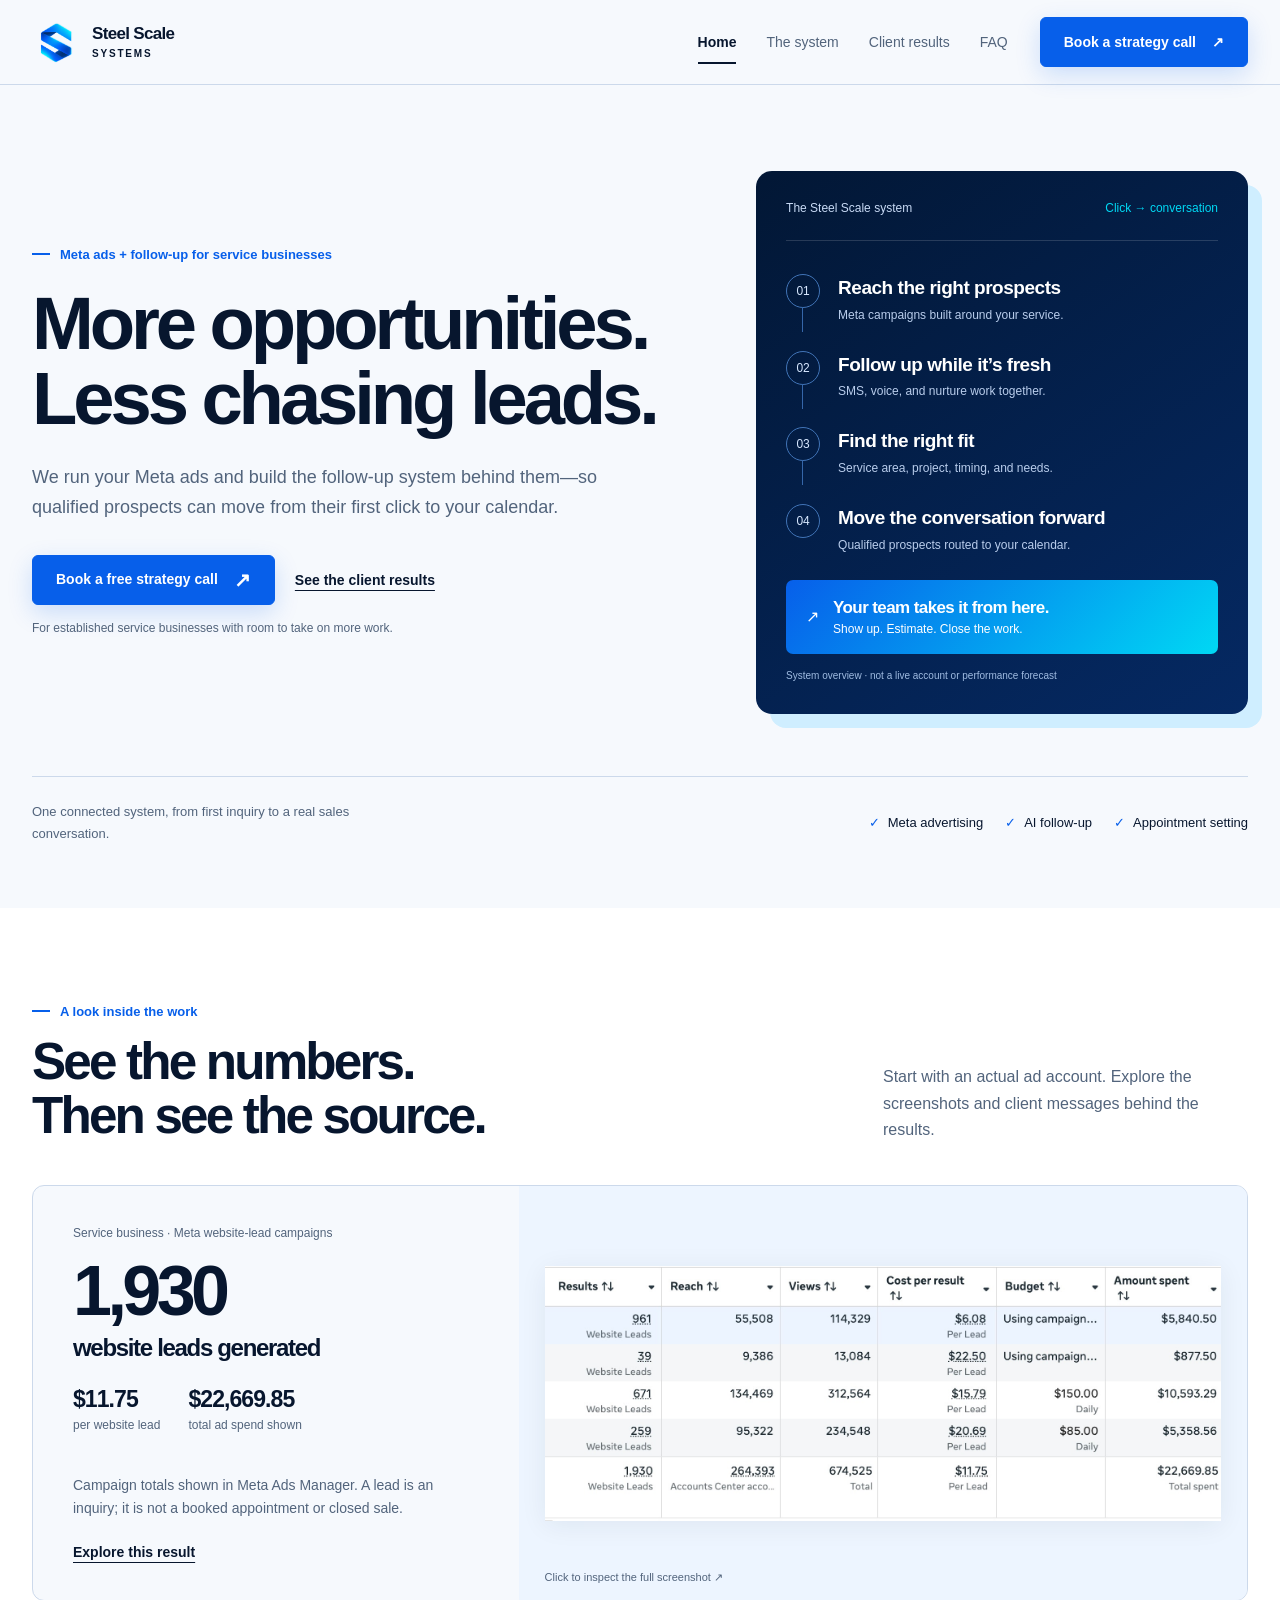
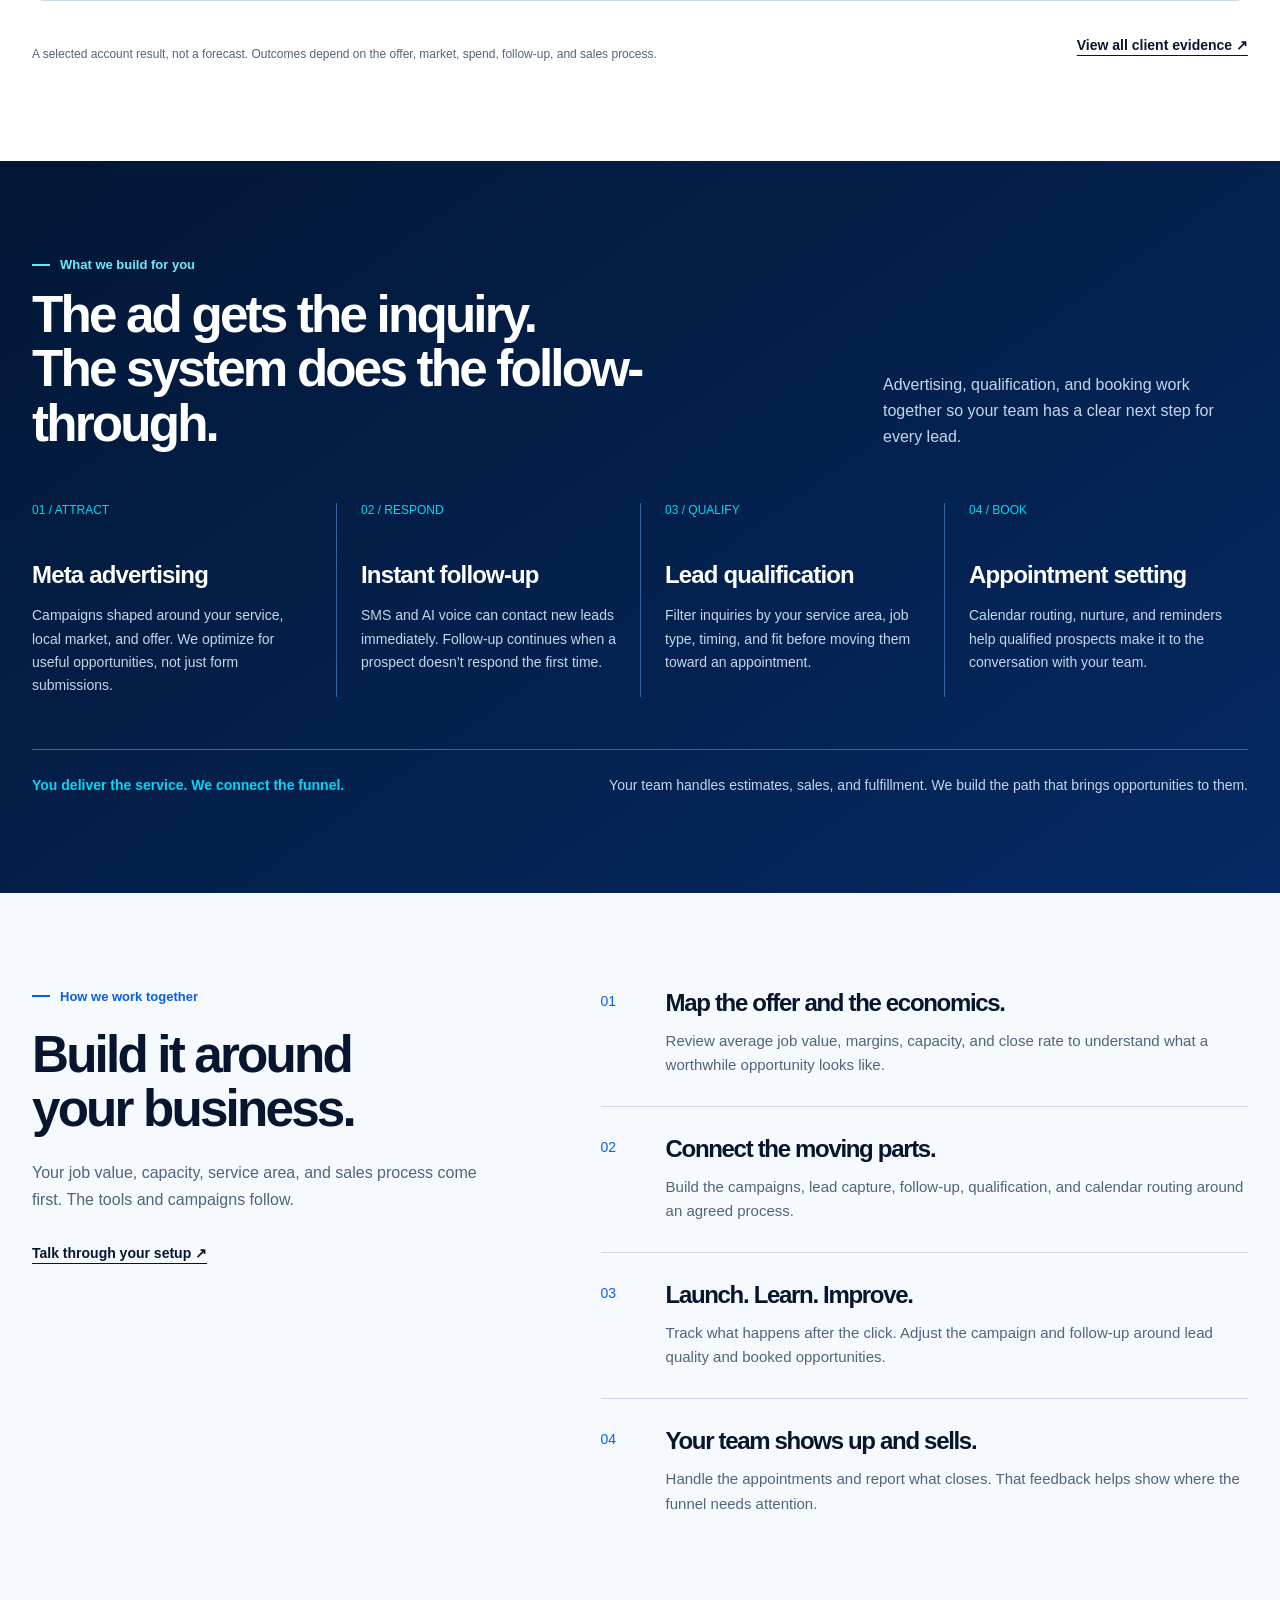
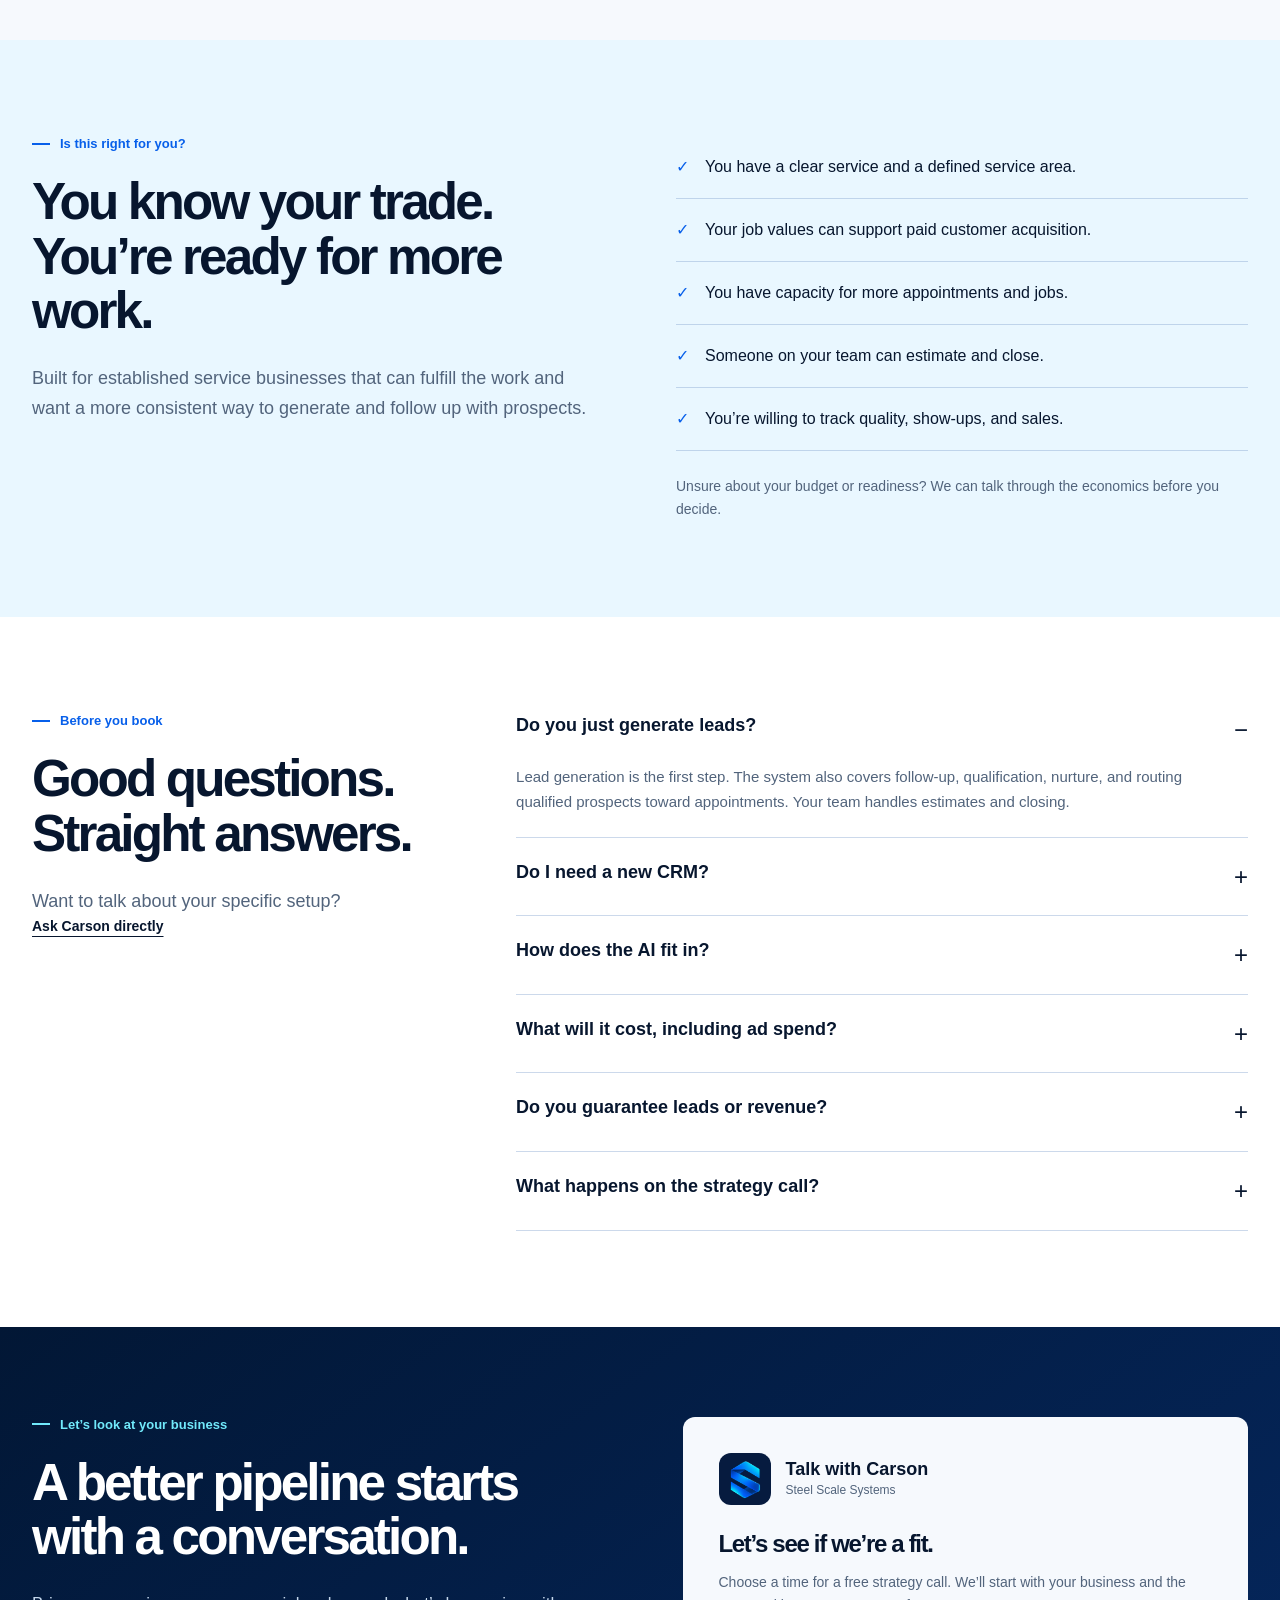
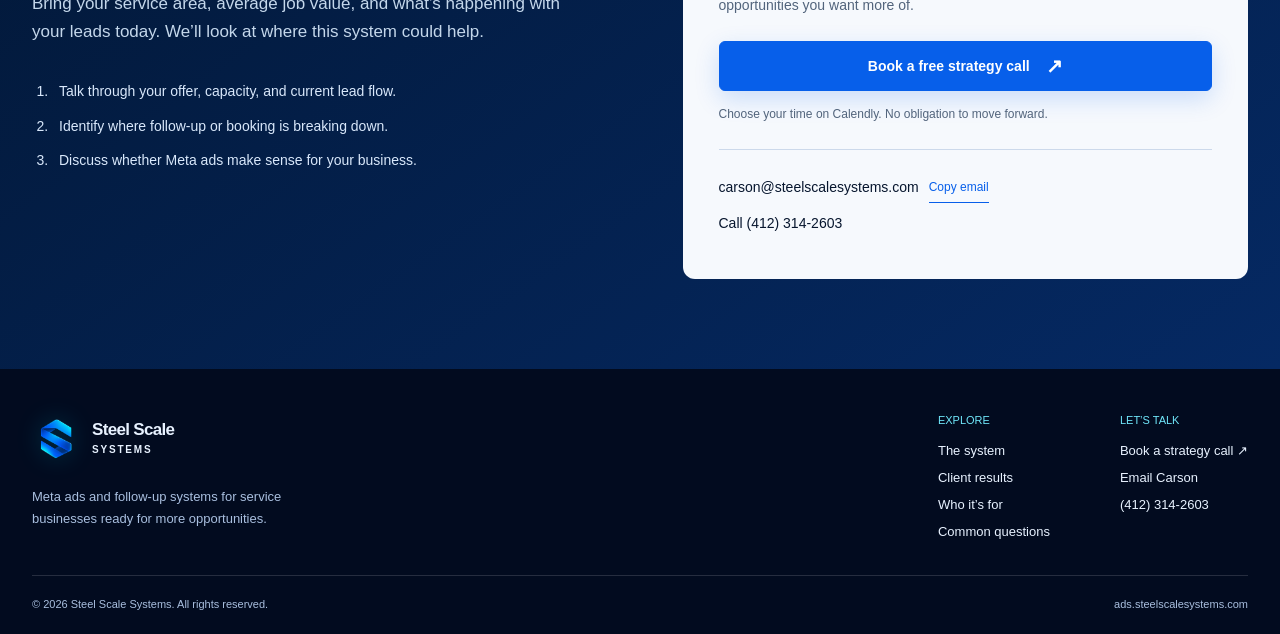
<file: index.html>
<!doctype html>
<html lang="en">
<head>
  <meta charset="utf-8">
  <meta name="viewport" content="width=device-width,initial-scale=1">
  <meta name="description" content="Turn Meta ad leads into qualified sales opportunities with ads, AI follow-up, qualification, and appointment setting from Steel Scale Systems.">
  <meta name="theme-color" content="#031b49">
  <title>Meta Ads & Follow-Up for Service Businesses | Steel Scale Systems</title>
  <link rel="canonical" href="https://ads.steelscalesystems.com/">
  <meta property="og:title" content="Meta Ads & Follow-Up for Service Businesses | Steel Scale Systems">
  <meta property="og:description" content="Turn Meta ad leads into qualified sales opportunities with ads, AI follow-up, qualification, and appointment setting from Steel Scale Systems.">
  <meta property="og:type" content="website">
  <meta property="og:url" content="https://ads.steelscalesystems.com/">
  <meta property="og:image" content="https://ads.steelscalesystems.com/images/adslogo.png">
  <link rel="icon" type="image/png" href="images/adslogo.png">
  <link rel="stylesheet" href="styles.css">
  <script src="site.js" defer></script>
</head>
<body>
<a class="skip-link" href="#main">Skip to content</a>
<header class="site-header">
  <div class="wrap header-inner">
    <a class="brand" href="index.html" aria-label="Steel Scale Systems home"><img class="brand-logo" src="images/adslogo.png" alt="" width="48" height="48"><span class="brand-name">Steel Scale<span><small>SYSTEMS</small></span></span></a>
    <nav class="site-nav" id="site-nav" aria-label="Main navigation">
      <a href="index.html" aria-current="page">Home</a>
      <a href="index.html#system">The system</a>
      <a href="results.html">Client results</a>
      <a href="index.html#faq">FAQ</a>
      <a class="nav-booking" href="https://calendly.com/kalpakisdev/demo-call" target="_blank" rel="noopener noreferrer">Book a free strategy call ↗</a>
    </nav>
    <a class="button header-cta" href="https://calendly.com/kalpakisdev/demo-call" target="_blank" rel="noopener noreferrer">Book a strategy call <span aria-hidden="true">↗</span></a>
    <button class="menu-button" aria-expanded="false" aria-controls="site-nav" type="button">Menu</button>
  </div>
</header>
<main id="main">
  <section class="hero">
    <div class="wrap">
      <div class="hero-grid">
        <div>
          <div class="label">Meta ads + follow-up for service businesses</div>
          <h1>More opportunities.<br>Less chasing leads.</h1>
          <p class="hero-copy">We run your Meta ads and build the follow-up system behind them—so qualified prospects can move from their first click to your calendar.</p>
          <div class="button-row"><a class="button" href="https://calendly.com/kalpakisdev/demo-call" target="_blank" rel="noopener noreferrer">Book a free strategy call <span class="arrow" aria-hidden="true">↗</span></a><a class="text-link" href="results.html">See the client results</a></div>
          <p class="microcopy">For established service businesses with room to take on more work.</p>
        </div>
        <aside class="system-board" aria-label="How the Steel Scale system works">
          <div class="board-top"><span>The Steel Scale system</span><b>Click → conversation</b></div>
          <ol class="board-path">
            <li><span class="step-dot">01</span><div><h3>Reach the right prospects</h3><p>Meta campaigns built around your service.</p></div></li>
            <li><span class="step-dot">02</span><div><h3>Follow up while it’s fresh</h3><p>SMS, voice, and nurture work together.</p></div></li>
            <li><span class="step-dot">03</span><div><h3>Find the right fit</h3><p>Service area, project, timing, and needs.</p></div></li>
            <li><span class="step-dot">04</span><div><h3>Move the conversation forward</h3><p>Qualified prospects routed to your calendar.</p></div></li>
          </ol>
          <div class="board-outcome"><span aria-hidden="true">↗</span><div><strong>Your team takes it from here.</strong><small>Show up. Estimate. Close the work.</small></div></div>
          <p class="board-note">System overview · not a live account or performance forecast</p>
        </aside>
      </div>
      <div class="hero-bottom"><p>One connected system, from first inquiry to a real sales conversation.</p><ul><li>Meta advertising</li><li>AI follow-up</li><li>Appointment setting</li></ul></div>
    </div>
  </section>
  <section class="section surface home-proof" aria-labelledby="proof-title">
    <div class="wrap">
      <div class="section-head"><div><div class="label">A look inside the work</div><h2 id="proof-title">See the numbers.<br>Then see the source.</h2></div><p>Start with an actual ad account. Explore the screenshots and client messages behind the results.</p></div>
      <article class="proof-feature">
        <div class="feature-copy">
          <span class="case-type">Service business · Meta website-lead campaigns</span>
          <span class="case-number">1,930</span><h3>website leads generated</h3>
          <div class="case-facts"><div><strong>$11.75</strong>per website lead</div><div><strong>$22,669.85</strong>total ad spend shown</div></div>
          <p>Campaign totals shown in Meta Ads Manager. A lead is an inquiry; it is not a booked appointment or closed sale.</p>
          <a class="text-link" style="margin-top:24px" href="results.html#campaigns">Explore this result</a>
        </div>
        <div class="feature-image"><a class="proof-image" href="images/ad-results-01.jpg" data-title="Meta website-lead campaign totals" aria-label="Enlarge screenshot of 1,930 website leads at $11.75 per lead"><img src="images/ad-results-01.jpg" alt="Meta Ads Manager totals: 1,930 website leads, $11.75 per lead, and $22,669.85 spent." width="1664" height="627" loading="lazy"></a><span class="image-caption">Click to inspect the full screenshot ↗</span></div>
      </article>
      <div class="proof-followup"><p class="proof-disclaimer">A selected account result, not a forecast. Outcomes depend on the offer, market, spend, follow-up, and sales process.</p><a class="text-link" href="results.html">View all client evidence ↗</a></div>
    </div>
  </section>
  <section class="section navy" id="system" aria-labelledby="system-title">
    <div class="wrap">
      <div class="section-head"><div><div class="label">What we build for you</div><h2 id="system-title">The ad gets the inquiry.<br>The system does the follow-through.</h2></div><p>Advertising, qualification, and booking work together so your team has a clear next step for every lead.</p></div>
      <div class="service-grid">
        <article class="service"><div class="service-index">01 / ATTRACT</div><h3>Meta advertising</h3><p>Campaigns shaped around your service, local market, and offer. We optimize for useful opportunities, not just form submissions.</p></article>
        <article class="service"><div class="service-index">02 / RESPOND</div><h3>Instant follow-up</h3><p>SMS and AI voice can contact new leads immediately. Follow-up continues when a prospect doesn’t respond the first time.</p></article>
        <article class="service"><div class="service-index">03 / QUALIFY</div><h3>Lead qualification</h3><p>Filter inquiries by your service area, job type, timing, and fit before moving them toward an appointment.</p></article>
        <article class="service"><div class="service-index">04 / BOOK</div><h3>Appointment setting</h3><p>Calendar routing, nurture, and reminders help qualified prospects make it to the conversation with your team.</p></article>
      </div>
      <div class="ownership"><strong>You deliver the service. We connect the funnel.</strong><p>Your team handles estimates, sales, and fulfillment. We build the path that brings opportunities to them.</p></div>
    </div>
  </section>
  <section class="section" id="process" aria-labelledby="process-title">
    <div class="wrap process-layout">
      <div class="process-intro"><div class="label">How we work together</div><h2 id="process-title">Build it around<br>your business.</h2><p>Your job value, capacity, service area, and sales process come first. The tools and campaigns follow.</p><div class="button-row"><a class="text-link" href="https://calendly.com/kalpakisdev/demo-call" target="_blank" rel="noopener noreferrer">Talk through your setup ↗</a></div></div>
      <ol class="process-list">
        <li><span class="number">01</span><div><h3>Map the offer and the economics.</h3><p>Review average job value, margins, capacity, and close rate to understand what a worthwhile opportunity looks like.</p></div></li>
        <li><span class="number">02</span><div><h3>Connect the moving parts.</h3><p>Build the campaigns, lead capture, follow-up, qualification, and calendar routing around an agreed process.</p></div></li>
        <li><span class="number">03</span><div><h3>Launch. Learn. Improve.</h3><p>Track what happens after the click. Adjust the campaign and follow-up around lead quality and booked opportunities.</p></div></li>
        <li><span class="number">04</span><div><h3>Your team shows up and sells.</h3><p>Handle the appointments and report what closes. That feedback helps show where the funnel needs attention.</p></div></li>
      </ol>
    </div>
  </section>
  <section class="section tint" id="fit" aria-labelledby="fit-title">
    <div class="wrap fit-grid">
      <div><div class="label">Is this right for you?</div><h2 id="fit-title">You know your trade.<br>You’re ready for more work.</h2><p class="hero-copy">Built for established service businesses that can fulfill the work and want a more consistent way to generate and follow up with prospects.</p></div>
      <div><ul class="fit-list"><li>You have a clear service and a defined service area.</li><li>Your job values can support paid customer acquisition.</li><li>You have capacity for more appointments and jobs.</li><li>Someone on your team can estimate and close.</li><li>You’re willing to track quality, show-ups, and sales.</li></ul><p class="fit-note">Unsure about your budget or readiness? We can talk through the economics before you decide.</p></div>
    </div>
  </section>
  <section class="section surface" id="faq" aria-labelledby="faq-title">
    <div class="wrap faq-layout">
      <div><div class="label">Before you book</div><h2 id="faq-title">Good questions.<br>Straight answers.</h2><p class="hero-copy">Want to talk about your specific setup?</p><a class="text-link" href="mailto:carson@steelscalesystems.com">Ask Carson directly</a></div>
      <div>
        <details open><summary>Do you just generate leads?</summary><p>Lead generation is the first step. The system also covers follow-up, qualification, nurture, and routing qualified prospects toward appointments. Your team handles estimates and closing.</p></details>
        <details><summary>Do I need a new CRM?</summary><p>Not necessarily. We review your current setup first and determine what can connect to it. If it is part of the problem, we discuss what needs to change.</p></details>
        <details><summary>How does the AI fit in?</summary><p>AI supports speed and consistency in follow-up and qualification. SMS and voice workflows can respond to new inquiries and keep the conversation moving. The setup depends on your business and process.</p></details>
        <details><summary>What will it cost, including ad spend?</summary><p>We need to understand your market, offer, and current setup before quoting. On the strategy call, ask about both the system’s cost and the separate advertising budget so you can assess the total investment.</p></details>
        <details><summary>Do you guarantee leads or revenue?</summary><p>No. Results depend on your offer, market, budget, follow-up, sales process, and fulfillment. The screenshots show selected past outcomes, not a guarantee of what your business will achieve.</p></details>
        <details><summary>What happens on the strategy call?</summary><p>We discuss your service, capacity, current lead flow, and where prospects are dropping off. From there, we can talk about whether this system fits your business and what a next step would involve.</p></details>
      </div>
    </div>
  </section>
  <section class="contact" id="contact" aria-labelledby="contact-title">
  <div class="wrap contact-grid">
    <div>
      <div class="label">Let’s look at your business</div>
      <h2 id="contact-title">A better pipeline starts with a conversation.</h2>
      <p class="contact-copy">Bring your service area, average job value, and what’s happening with your leads today. We’ll look at where this system could help.</p>
      <ol class="contact-steps">
        <li>Talk through your offer, capacity, and current lead flow.</li>
        <li>Identify where follow-up or booking is breaking down.</li>
        <li>Discuss whether Meta ads make sense for your business.</li>
      </ol>
    </div>
    <div class="contact-card">
      <div class="person"><span class="avatar" aria-hidden="true"><img src="images/adslogo.png" alt="" width="46" height="46"></span><div><strong>Talk with Carson</strong><small>Steel Scale Systems</small></div></div>
      <h3>Let’s see if we’re a fit.</h3>
      <p style="margin-top:14px">Choose a time for a free strategy call. We’ll start with your business and the opportunities you want more of.</p>
      <a class="button" href="https://calendly.com/kalpakisdev/demo-call" target="_blank" rel="noopener noreferrer">Book a free strategy call <span class="arrow" aria-hidden="true">↗</span></a>
      <p class="microcopy">Choose your time on Calendly. No obligation to move forward.</p>
      <div class="direct-contact">
        <div class="email-row"><a href="mailto:carson@steelscalesystems.com">carson@steelscalesystems.com</a><button type="button" class="copy-button" hidden>Copy email</button></div>
        <a href="tel:+14123142603">Call (412) 314-2603</a>
        <span class="copy-status" role="status" aria-live="polite"></span>
      </div>
    </div>
  </div>
</section>
</main>
<footer class="site-footer">
  <div class="wrap">
    <div class="footer-top">
      <div><a class="brand" href="index.html" aria-label="Steel Scale Systems home"><img class="brand-logo" src="images/adslogo.png" alt="" width="48" height="48"><span class="brand-name">Steel Scale<span><small>SYSTEMS</small></span></span></a><p class="footer-description">Meta ads and follow-up systems for service businesses ready for more opportunities.</p></div>
      <div class="footer-links">
        <div><strong>EXPLORE</strong><a href="index.html#system">The system</a><a href="results.html">Client results</a><a href="index.html#fit">Who it’s for</a><a href="index.html#faq">Common questions</a></div>
        <div><strong>LET’S TALK</strong><a href="https://calendly.com/kalpakisdev/demo-call" target="_blank" rel="noopener noreferrer">Book a strategy call ↗</a><a href="mailto:carson@steelscalesystems.com">Email Carson</a><a href="tel:+14123142603">(412) 314-2603</a></div>
      </div>
    </div>
    <div class="footer-bottom"><span>© 2026 Steel Scale Systems. All rights reserved.</span><a href="https://ads.steelscalesystems.com/">ads.steelscalesystems.com</a></div>
  </div>
</footer>
<dialog class="image-dialog" aria-labelledby="dialog-title">
  <div class="dialog-header"><strong id="dialog-title">Result screenshot</strong><button class="dialog-close" type="button">Close</button></div>
  <img class="dialog-image" alt="">
  <a class="dialog-original" target="_blank" rel="noopener noreferrer">Open original image in a new tab</a>
</dialog>
</body>
</html>
</file>
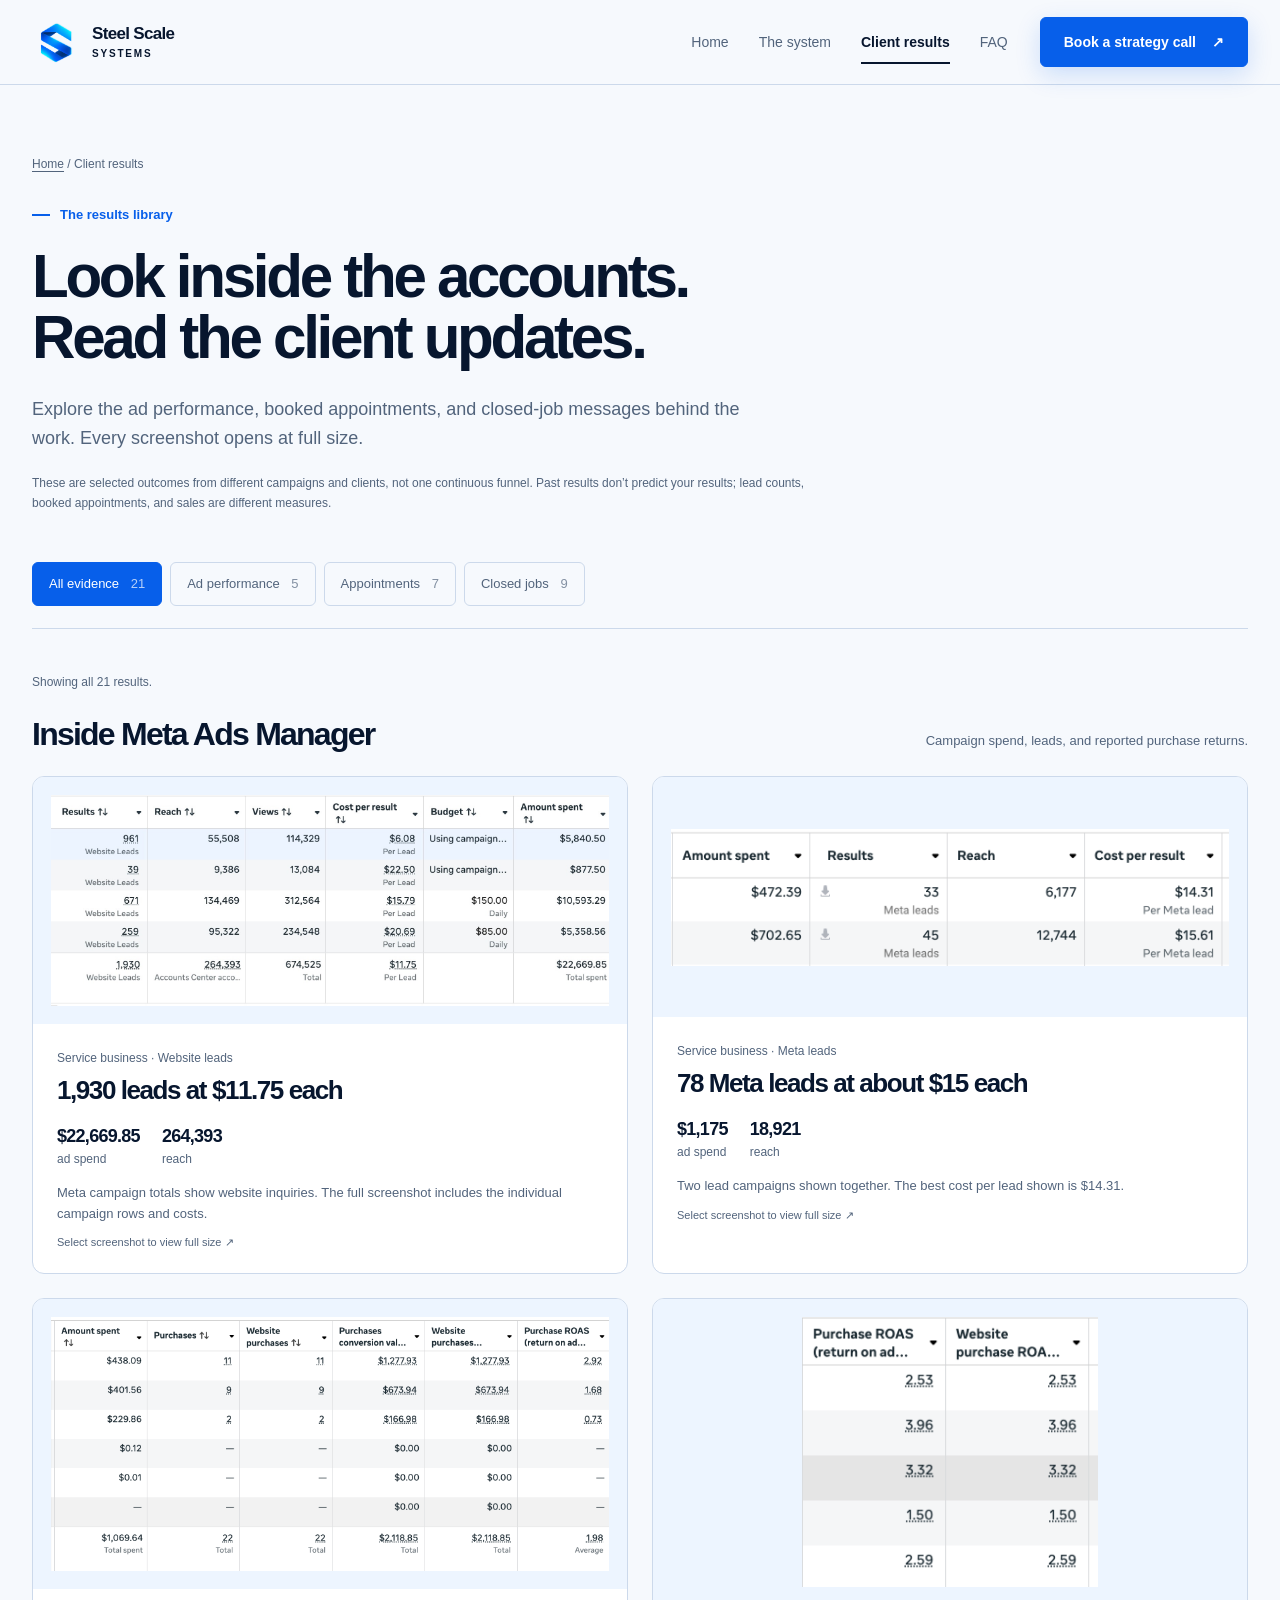
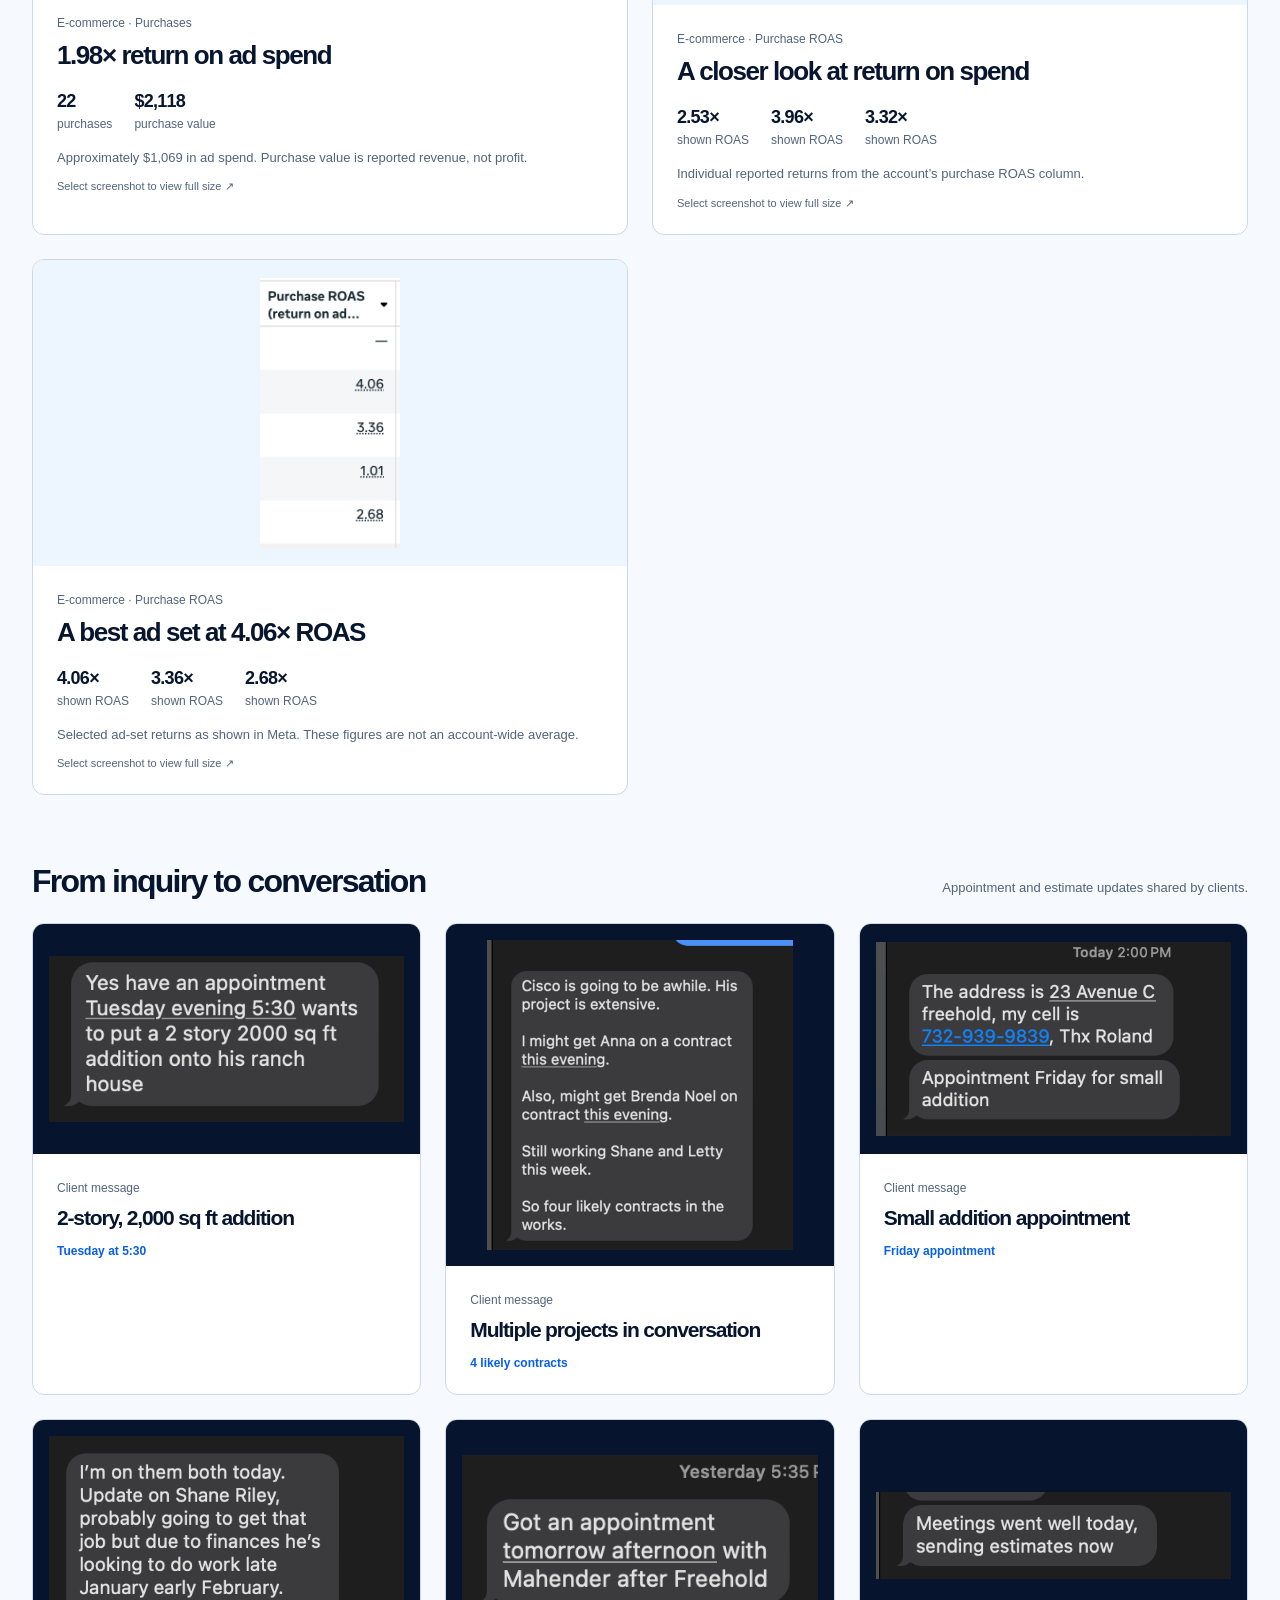
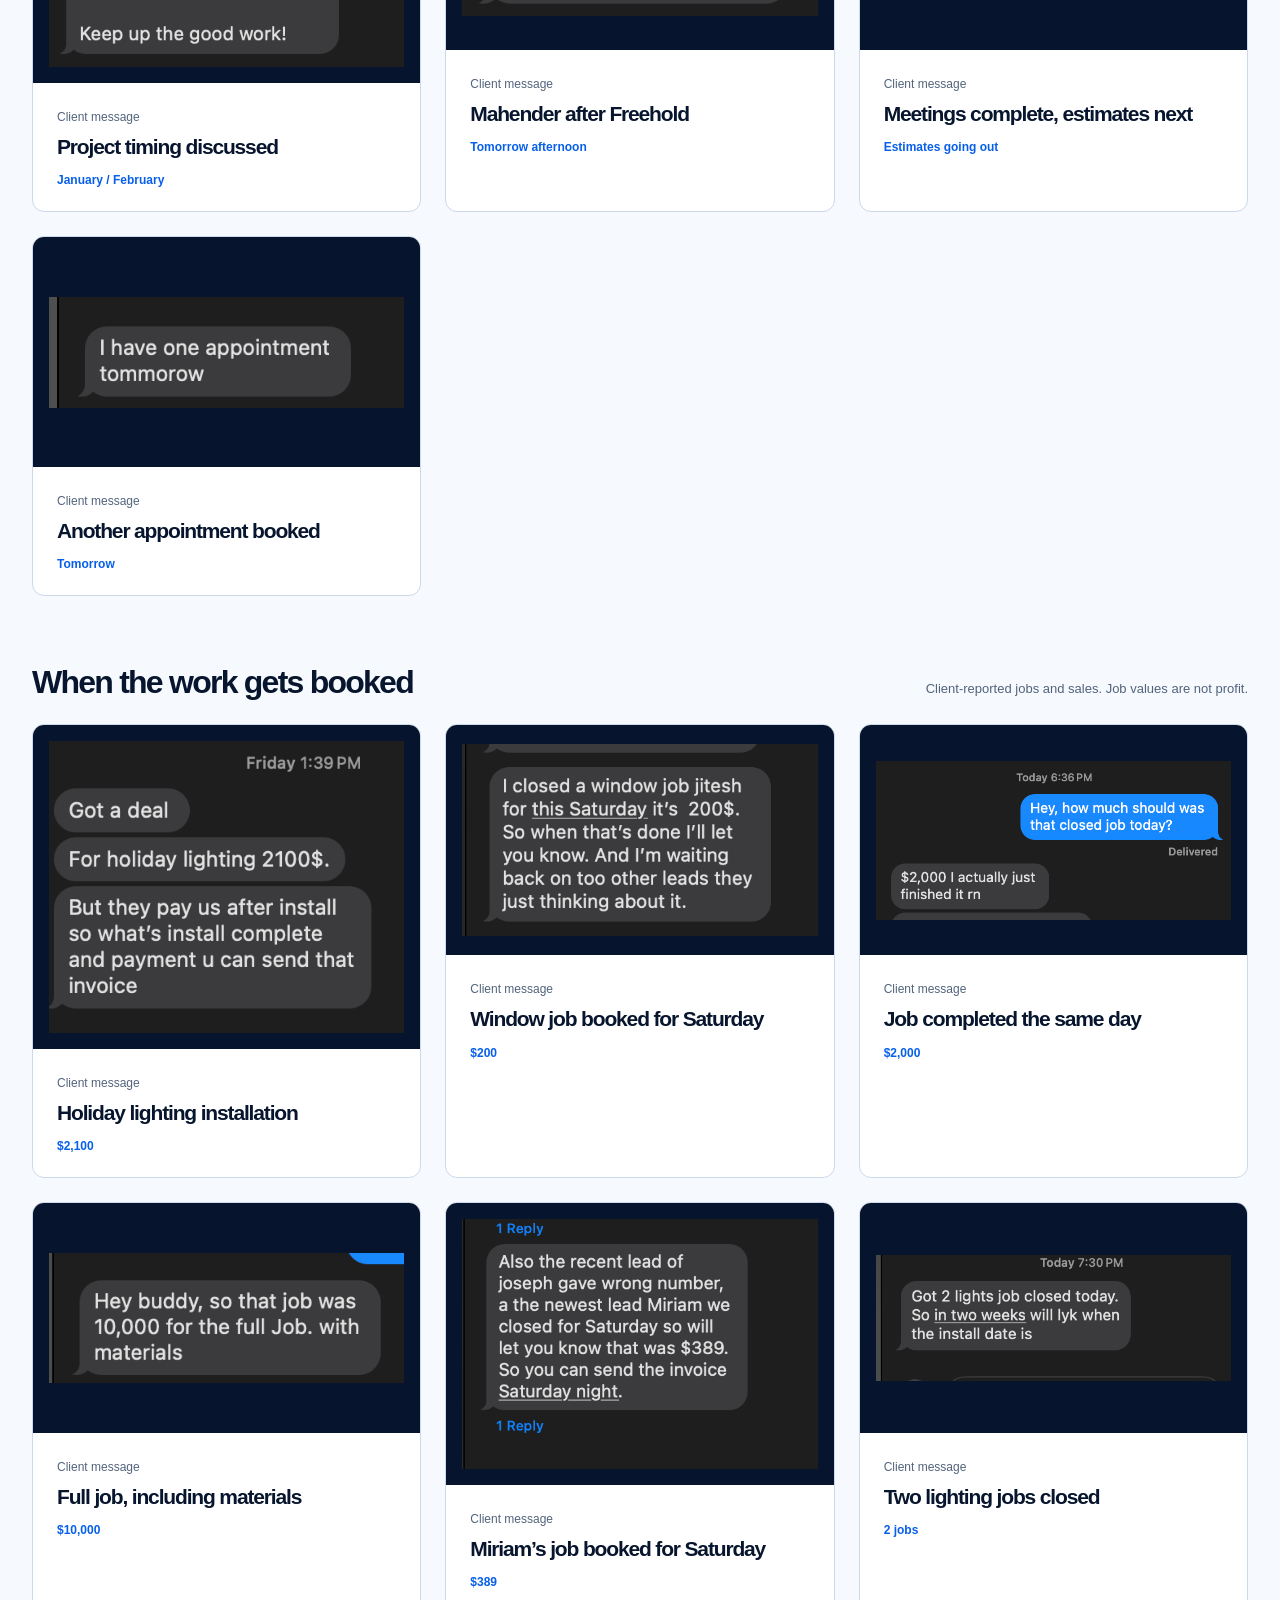
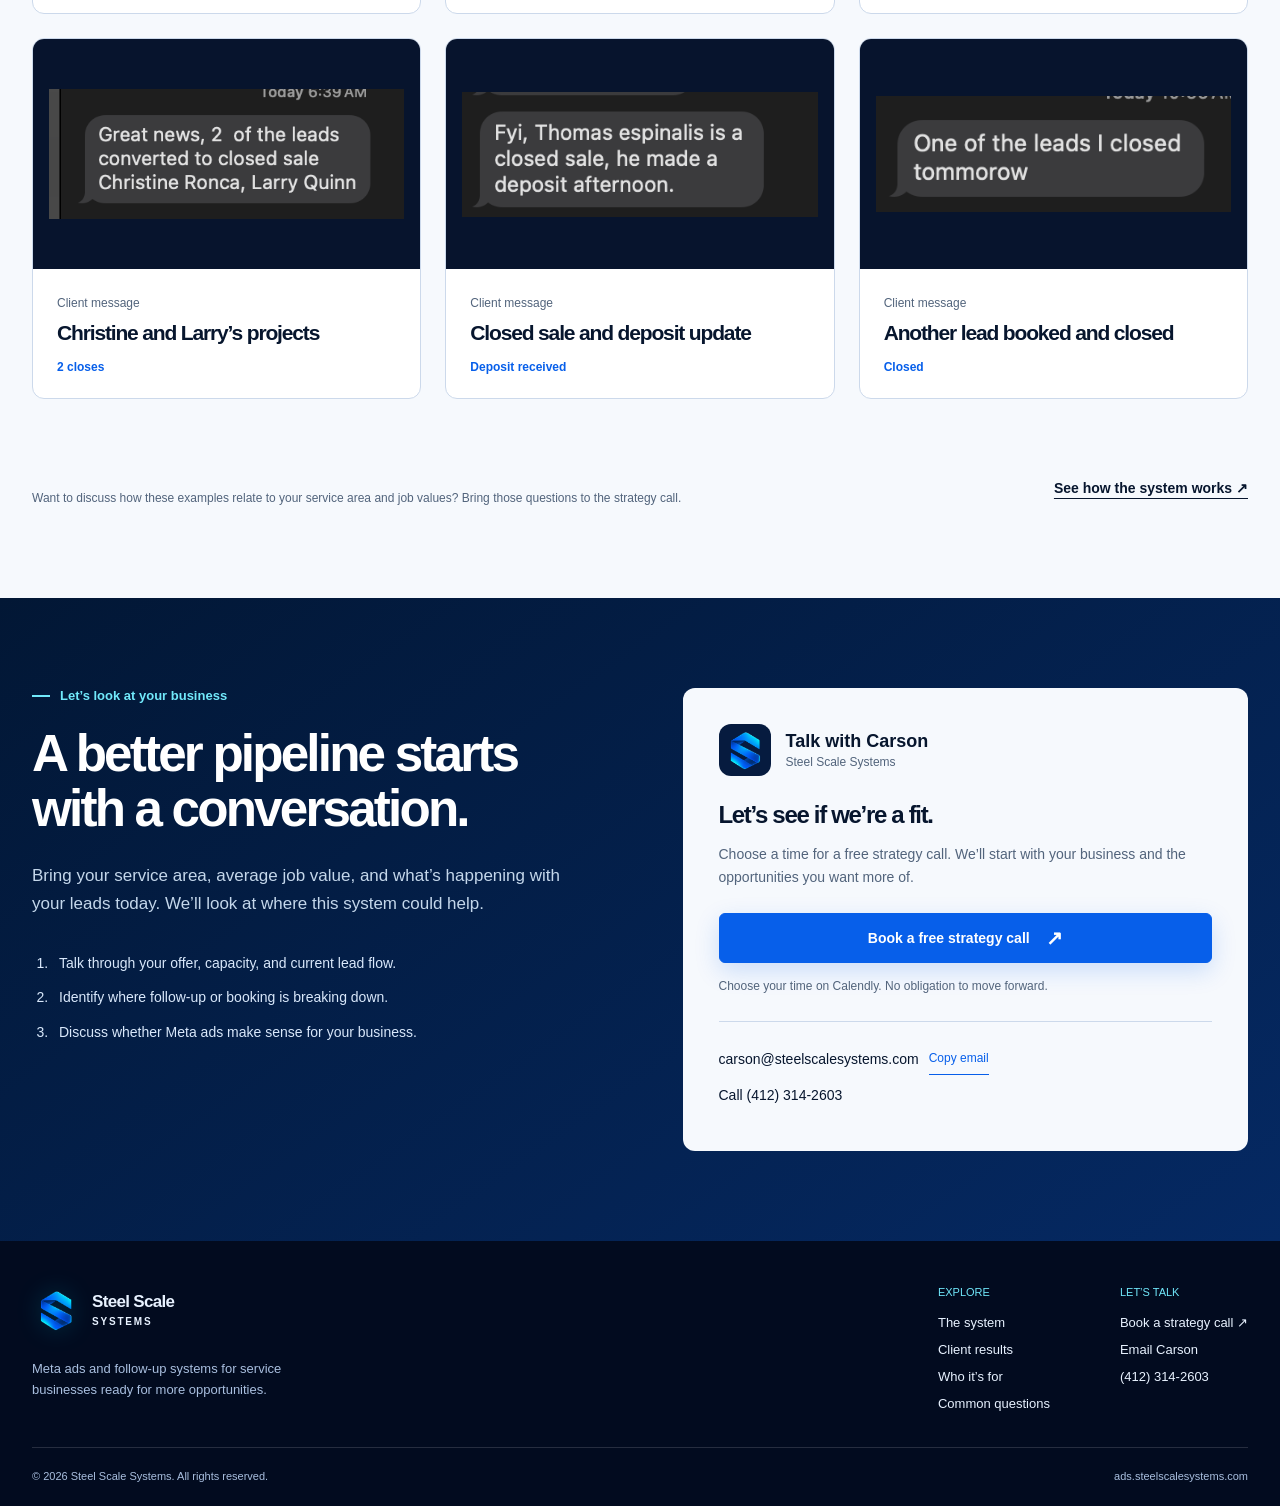
<file: results.html>
<!doctype html>
<html lang="en">
<head>
  <meta charset="utf-8">
  <meta name="viewport" content="width=device-width,initial-scale=1">
  <meta name="description" content="Explore Meta campaign screenshots, appointment updates, and closed-job messages from the Steel Scale Systems results library.">
  <meta name="theme-color" content="#031b49">
  <title>Client Results | Steel Scale Systems</title>
  <link rel="canonical" href="https://ads.steelscalesystems.com/results.html">
  <meta property="og:title" content="Client Results | Steel Scale Systems">
  <meta property="og:description" content="Explore Meta campaign screenshots, appointment updates, and closed-job messages from the Steel Scale Systems results library.">
  <meta property="og:type" content="website">
  <meta property="og:url" content="https://ads.steelscalesystems.com/results.html">
  <meta property="og:image" content="https://ads.steelscalesystems.com/images/adslogo.png">
  <link rel="icon" type="image/png" href="images/adslogo.png">
  <link rel="stylesheet" href="styles.css">
  <script src="site.js" defer></script>
</head>
<body>
<a class="skip-link" href="#main">Skip to content</a>
<header class="site-header">
  <div class="wrap header-inner">
    <a class="brand" href="index.html" aria-label="Steel Scale Systems home"><img class="brand-logo" src="images/adslogo.png" alt="" width="48" height="48"><span class="brand-name">Steel Scale<span><small>SYSTEMS</small></span></span></a>
    <nav class="site-nav" id="site-nav" aria-label="Main navigation">
      <a href="index.html">Home</a>
      <a href="index.html#system">The system</a>
      <a href="results.html" aria-current="page">Client results</a>
      <a href="index.html#faq">FAQ</a>
      <a class="nav-booking" href="https://calendly.com/kalpakisdev/demo-call" target="_blank" rel="noopener noreferrer">Book a free strategy call ↗</a>
    </nav>
    <a class="button header-cta" href="https://calendly.com/kalpakisdev/demo-call" target="_blank" rel="noopener noreferrer">Book a strategy call <span aria-hidden="true">↗</span></a>
    <button class="menu-button" aria-expanded="false" aria-controls="site-nav" type="button">Menu</button>
  </div>
</header>
<main id="main">
  <section class="results-hero">
    <div class="wrap">
      <div class="breadcrumb"><a href="index.html">Home</a> <span aria-hidden="true">/</span> Client results</div>
      <div class="label">The results library</div>
      <h1>Look inside the accounts.<br>Read the client updates.</h1>
      <p class="hero-copy">Explore the ad performance, booked appointments, and closed-job messages behind the work. Every screenshot opens at full size.</p>
      <p class="proof-disclaimer">These are selected outcomes from different campaigns and clients, not one continuous funnel. Past results don’t predict your results; lead counts, booked appointments, and sales are different measures.</p>
    </div>
  </section>
  <section class="proof-directory" aria-label="Client evidence">
    <div class="wrap">
      <div class="filters" role="group" aria-label="Filter results" hidden>
        <button class="filter" data-filter="all" aria-pressed="true" type="button">All evidence <span>21</span></button>
        <button class="filter" data-filter="campaigns" aria-pressed="false" type="button">Ad performance <span>5</span></button>
        <button class="filter" data-filter="appointments" aria-pressed="false" type="button">Appointments <span>7</span></button>
        <button class="filter" data-filter="jobs" aria-pressed="false" type="button">Closed jobs <span>9</span></button>
      </div>
      <p class="filter-status" role="status" aria-live="polite" hidden>Showing all 21 results.</p>
      <section class="result-group" id="campaigns" data-category="campaigns" aria-labelledby="campaigns-title">
        <div class="group-heading"><h2 id="campaigns-title">Inside Meta Ads Manager</h2><p>Campaign spend, leads, and reported purchase returns.</p></div>
        <div class="result-grid"><article class="result-card">
  <a class="proof-image" href="images/ad-results-01.jpg" data-title="1,930 leads at $11.75 each" aria-label="Enlarge 1,930 leads at $11.75 each screenshot"><img src="images/ad-results-01.jpg" alt="Service business · Website leads: 1,930 leads at $11.75 each" loading="lazy" decoding="async"></a>
  <div class="result-content"><span class="case-type">Service business · Website leads</span><h3>1,930 leads at $11.75 each</h3><div class="case-facts"><div><strong>$22,669.85</strong>ad spend</div><div><strong>264,393</strong>reach</div></div><p>Meta campaign totals show website inquiries. The full screenshot includes the individual campaign rows and costs.</p><span class="image-caption">Select screenshot to view full size ↗</span></div>
</article>
<article class="result-card">
  <a class="proof-image" href="images/ad-results-04.jpg" data-title="78 Meta leads at about $15 each" aria-label="Enlarge 78 Meta leads at about $15 each screenshot"><img src="images/ad-results-04.jpg" alt="Service business · Meta leads: 78 Meta leads at about $15 each" loading="lazy" decoding="async"></a>
  <div class="result-content"><span class="case-type">Service business · Meta leads</span><h3>78 Meta leads at about $15 each</h3><div class="case-facts"><div><strong>$1,175</strong>ad spend</div><div><strong>18,921</strong>reach</div></div><p>Two lead campaigns shown together. The best cost per lead shown is $14.31.</p><span class="image-caption">Select screenshot to view full size ↗</span></div>
</article>
<article class="result-card">
  <a class="proof-image" href="images/ad-results-02.jpg" data-title="1.98× return on ad spend" aria-label="Enlarge 1.98× return on ad spend screenshot"><img src="images/ad-results-02.jpg" alt="E-commerce · Purchases: 1.98× return on ad spend" loading="lazy" decoding="async"></a>
  <div class="result-content"><span class="case-type">E-commerce · Purchases</span><h3>1.98× return on ad spend</h3><div class="case-facts"><div><strong>22</strong>purchases</div><div><strong>$2,118</strong>purchase value</div></div><p>Approximately $1,069 in ad spend. Purchase value is reported revenue, not profit.</p><span class="image-caption">Select screenshot to view full size ↗</span></div>
</article>
<article class="result-card">
  <a class="proof-image" href="images/ad-results-05.jpg" data-title="A closer look at return on spend" aria-label="Enlarge A closer look at return on spend screenshot"><img src="images/ad-results-05.jpg" alt="E-commerce · Purchase ROAS: A closer look at return on spend" loading="lazy" decoding="async"></a>
  <div class="result-content"><span class="case-type">E-commerce · Purchase ROAS</span><h3>A closer look at return on spend</h3><div class="case-facts"><div><strong>2.53×</strong>shown ROAS</div><div><strong>3.96×</strong>shown ROAS</div><div><strong>3.32×</strong>shown ROAS</div></div><p>Individual reported returns from the account’s purchase ROAS column.</p><span class="image-caption">Select screenshot to view full size ↗</span></div>
</article>
<article class="result-card">
  <a class="proof-image" href="images/ad-results-06.jpg" data-title="A best ad set at 4.06× ROAS" aria-label="Enlarge A best ad set at 4.06× ROAS screenshot"><img src="images/ad-results-06.jpg" alt="E-commerce · Purchase ROAS: A best ad set at 4.06× ROAS" loading="lazy" decoding="async"></a>
  <div class="result-content"><span class="case-type">E-commerce · Purchase ROAS</span><h3>A best ad set at 4.06× ROAS</h3><div class="case-facts"><div><strong>4.06×</strong>shown ROAS</div><div><strong>3.36×</strong>shown ROAS</div><div><strong>2.68×</strong>shown ROAS</div></div><p>Selected ad-set returns as shown in Meta. These figures are not an account-wide average.</p><span class="image-caption">Select screenshot to view full size ↗</span></div>
</article></div>
      </section>
      <section class="result-group" id="appointments" data-category="appointments" aria-labelledby="appointments-title">
        <div class="group-heading"><h2 id="appointments-title">From inquiry to conversation</h2><p>Appointment and estimate updates shared by clients.</p></div>
        <div class="result-grid messages-grid"><article class="result-card">
  <a class="proof-image" href="images/appointment-01.jpg" data-title="2-story, 2,000 sq ft addition" aria-label="Enlarge 2-story, 2,000 sq ft addition message"><img src="images/appointment-01.jpg" alt="2-story, 2,000 sq ft addition: Tuesday at 5:30. Client message screenshot." loading="lazy" decoding="async"></a>
  <div class="result-content"><span class="case-type">Client message</span><h3>2-story, 2,000 sq ft addition</h3><span class="result-tag">Tuesday at 5:30</span></div>
</article>
<article class="result-card">
  <a class="proof-image" href="images/appointment-02.jpg" data-title="Multiple projects in conversation" aria-label="Enlarge Multiple projects in conversation message"><img src="images/appointment-02.jpg" alt="Multiple projects in conversation: 4 likely contracts. Client message screenshot." loading="lazy" decoding="async"></a>
  <div class="result-content"><span class="case-type">Client message</span><h3>Multiple projects in conversation</h3><span class="result-tag">4 likely contracts</span></div>
</article>
<article class="result-card">
  <a class="proof-image" href="images/appointment-03.jpg" data-title="Small addition appointment" aria-label="Enlarge Small addition appointment message"><img src="images/appointment-03.jpg" alt="Small addition appointment: Friday appointment. Client message screenshot." loading="lazy" decoding="async"></a>
  <div class="result-content"><span class="case-type">Client message</span><h3>Small addition appointment</h3><span class="result-tag">Friday appointment</span></div>
</article>
<article class="result-card">
  <a class="proof-image" href="images/appointment-04.jpg" data-title="Project timing discussed" aria-label="Enlarge Project timing discussed message"><img src="images/appointment-04.jpg" alt="Project timing discussed: January / February. Client message screenshot." loading="lazy" decoding="async"></a>
  <div class="result-content"><span class="case-type">Client message</span><h3>Project timing discussed</h3><span class="result-tag">January / February</span></div>
</article>
<article class="result-card">
  <a class="proof-image" href="images/appointment-05.jpg" data-title="Mahender after Freehold" aria-label="Enlarge Mahender after Freehold message"><img src="images/appointment-05.jpg" alt="Mahender after Freehold: Tomorrow afternoon. Client message screenshot." loading="lazy" decoding="async"></a>
  <div class="result-content"><span class="case-type">Client message</span><h3>Mahender after Freehold</h3><span class="result-tag">Tomorrow afternoon</span></div>
</article>
<article class="result-card">
  <a class="proof-image" href="images/appointment-06.jpg" data-title="Meetings complete, estimates next" aria-label="Enlarge Meetings complete, estimates next message"><img src="images/appointment-06.jpg" alt="Meetings complete, estimates next: Estimates going out. Client message screenshot." loading="lazy" decoding="async"></a>
  <div class="result-content"><span class="case-type">Client message</span><h3>Meetings complete, estimates next</h3><span class="result-tag">Estimates going out</span></div>
</article>
<article class="result-card">
  <a class="proof-image" href="images/appointment-07.jpg" data-title="Another appointment booked" aria-label="Enlarge Another appointment booked message"><img src="images/appointment-07.jpg" alt="Another appointment booked: Tomorrow. Client message screenshot." loading="lazy" decoding="async"></a>
  <div class="result-content"><span class="case-type">Client message</span><h3>Another appointment booked</h3><span class="result-tag">Tomorrow</span></div>
</article></div>
      </section>
      <section class="result-group" id="jobs" data-category="jobs" aria-labelledby="jobs-title">
        <div class="group-heading"><h2 id="jobs-title">When the work gets booked</h2><p>Client-reported jobs and sales. Job values are not profit.</p></div>
        <div class="result-grid messages-grid"><article class="result-card">
  <a class="proof-image" href="images/closed-job-01.jpg" data-title="Holiday lighting installation" aria-label="Enlarge Holiday lighting installation message"><img src="images/closed-job-01.jpg" alt="Holiday lighting installation: $2,100. Client message screenshot." loading="lazy" decoding="async"></a>
  <div class="result-content"><span class="case-type">Client message</span><h3>Holiday lighting installation</h3><span class="result-tag">$2,100</span></div>
</article>
<article class="result-card">
  <a class="proof-image" href="images/closed-job-02.jpg" data-title="Window job booked for Saturday" aria-label="Enlarge Window job booked for Saturday message"><img src="images/closed-job-02.jpg" alt="Window job booked for Saturday: $200. Client message screenshot." loading="lazy" decoding="async"></a>
  <div class="result-content"><span class="case-type">Client message</span><h3>Window job booked for Saturday</h3><span class="result-tag">$200</span></div>
</article>
<article class="result-card">
  <a class="proof-image" href="images/closed-job-03.jpg" data-title="Job completed the same day" aria-label="Enlarge Job completed the same day message"><img src="images/closed-job-03.jpg" alt="Job completed the same day: $2,000. Client message screenshot." loading="lazy" decoding="async"></a>
  <div class="result-content"><span class="case-type">Client message</span><h3>Job completed the same day</h3><span class="result-tag">$2,000</span></div>
</article>
<article class="result-card">
  <a class="proof-image" href="images/closed-job-04.jpg" data-title="Full job, including materials" aria-label="Enlarge Full job, including materials message"><img src="images/closed-job-04.jpg" alt="Full job, including materials: $10,000. Client message screenshot." loading="lazy" decoding="async"></a>
  <div class="result-content"><span class="case-type">Client message</span><h3>Full job, including materials</h3><span class="result-tag">$10,000</span></div>
</article>
<article class="result-card">
  <a class="proof-image" href="images/closed-job-05.jpg" data-title="Miriam’s job booked for Saturday" aria-label="Enlarge Miriam’s job booked for Saturday message"><img src="images/closed-job-05.jpg" alt="Miriam’s job booked for Saturday: $389. Client message screenshot." loading="lazy" decoding="async"></a>
  <div class="result-content"><span class="case-type">Client message</span><h3>Miriam’s job booked for Saturday</h3><span class="result-tag">$389</span></div>
</article>
<article class="result-card">
  <a class="proof-image" href="images/closed-job-06.jpg" data-title="Two lighting jobs closed" aria-label="Enlarge Two lighting jobs closed message"><img src="images/closed-job-06.jpg" alt="Two lighting jobs closed: 2 jobs. Client message screenshot." loading="lazy" decoding="async"></a>
  <div class="result-content"><span class="case-type">Client message</span><h3>Two lighting jobs closed</h3><span class="result-tag">2 jobs</span></div>
</article>
<article class="result-card">
  <a class="proof-image" href="images/closed-job-07.jpg" data-title="Christine and Larry’s projects" aria-label="Enlarge Christine and Larry’s projects message"><img src="images/closed-job-07.jpg" alt="Christine and Larry’s projects: 2 closes. Client message screenshot." loading="lazy" decoding="async"></a>
  <div class="result-content"><span class="case-type">Client message</span><h3>Christine and Larry’s projects</h3><span class="result-tag">2 closes</span></div>
</article>
<article class="result-card">
  <a class="proof-image" href="images/closed-job-08.jpg" data-title="Closed sale and deposit update" aria-label="Enlarge Closed sale and deposit update message"><img src="images/closed-job-08.jpg" alt="Closed sale and deposit update: Deposit received. Client message screenshot." loading="lazy" decoding="async"></a>
  <div class="result-content"><span class="case-type">Client message</span><h3>Closed sale and deposit update</h3><span class="result-tag">Deposit received</span></div>
</article>
<article class="result-card">
  <a class="proof-image" href="images/closed-job-09.jpg" data-title="Another lead booked and closed" aria-label="Enlarge Another lead booked and closed message"><img src="images/closed-job-09.jpg" alt="Another lead booked and closed: Closed. Client message screenshot." loading="lazy" decoding="async"></a>
  <div class="result-content"><span class="case-type">Client message</span><h3>Another lead booked and closed</h3><span class="result-tag">Closed</span></div>
</article></div>
      </section>
      <div class="proof-followup"><p class="proof-disclaimer">Want to discuss how these examples relate to your service area and job values? Bring those questions to the strategy call.</p><a class="text-link" href="index.html#system">See how the system works ↗</a></div>
    </div>
  </section>
  <section class="contact" id="contact" aria-labelledby="contact-title">
  <div class="wrap contact-grid">
    <div>
      <div class="label">Let’s look at your business</div>
      <h2 id="contact-title">A better pipeline starts with a conversation.</h2>
      <p class="contact-copy">Bring your service area, average job value, and what’s happening with your leads today. We’ll look at where this system could help.</p>
      <ol class="contact-steps">
        <li>Talk through your offer, capacity, and current lead flow.</li>
        <li>Identify where follow-up or booking is breaking down.</li>
        <li>Discuss whether Meta ads make sense for your business.</li>
      </ol>
    </div>
    <div class="contact-card">
      <div class="person"><span class="avatar" aria-hidden="true"><img src="images/adslogo.png" alt="" width="46" height="46"></span><div><strong>Talk with Carson</strong><small>Steel Scale Systems</small></div></div>
      <h3>Let’s see if we’re a fit.</h3>
      <p style="margin-top:14px">Choose a time for a free strategy call. We’ll start with your business and the opportunities you want more of.</p>
      <a class="button" href="https://calendly.com/kalpakisdev/demo-call" target="_blank" rel="noopener noreferrer">Book a free strategy call <span class="arrow" aria-hidden="true">↗</span></a>
      <p class="microcopy">Choose your time on Calendly. No obligation to move forward.</p>
      <div class="direct-contact">
        <div class="email-row"><a href="mailto:carson@steelscalesystems.com">carson@steelscalesystems.com</a><button type="button" class="copy-button" hidden>Copy email</button></div>
        <a href="tel:+14123142603">Call (412) 314-2603</a>
        <span class="copy-status" role="status" aria-live="polite"></span>
      </div>
    </div>
  </div>
</section>
</main>
<footer class="site-footer">
  <div class="wrap">
    <div class="footer-top">
      <div><a class="brand" href="index.html" aria-label="Steel Scale Systems home"><img class="brand-logo" src="images/adslogo.png" alt="" width="48" height="48"><span class="brand-name">Steel Scale<span><small>SYSTEMS</small></span></span></a><p class="footer-description">Meta ads and follow-up systems for service businesses ready for more opportunities.</p></div>
      <div class="footer-links">
        <div><strong>EXPLORE</strong><a href="index.html#system">The system</a><a href="results.html">Client results</a><a href="index.html#fit">Who it’s for</a><a href="index.html#faq">Common questions</a></div>
        <div><strong>LET’S TALK</strong><a href="https://calendly.com/kalpakisdev/demo-call" target="_blank" rel="noopener noreferrer">Book a strategy call ↗</a><a href="mailto:carson@steelscalesystems.com">Email Carson</a><a href="tel:+14123142603">(412) 314-2603</a></div>
      </div>
    </div>
    <div class="footer-bottom"><span>© 2026 Steel Scale Systems. All rights reserved.</span><a href="https://ads.steelscalesystems.com/">ads.steelscalesystems.com</a></div>
  </div>
</footer>
<dialog class="image-dialog" aria-labelledby="dialog-title">
  <div class="dialog-header"><strong id="dialog-title">Result screenshot</strong><button class="dialog-close" type="button">Close</button></div>
  <img class="dialog-image" alt="">
  <a class="dialog-original" target="_blank" rel="noopener noreferrer">Open original image in a new tab</a>
</dialog>
</body>
</html>
</file>
<file: styles.css>
/* Shared styles for Steel Scale Systems pages. */
:root {
  --paper:#f6f9fd; --surface:#ffffff; --ink:#07162e; --navy:#031b49;
  --blue:#075fea; --cyan:#00d8f4; --tint:#e9f7ff; --muted:#52647c;
  --line:#ccd9eb; --lime:#71e9fb; --radius:12px; --max:1240px;
}
*{box-sizing:border-box}
html{scroll-behavior:smooth;scroll-padding-top:112px}
body{margin:0;background:var(--paper);color:var(--ink);font-family:"Helvetica Neue",Arial,sans-serif;-webkit-font-smoothing:antialiased}
a{color:inherit;text-decoration:none} button,input{font:inherit}button{cursor:pointer}
img{display:block;max-width:100%}h1,h2,h3,p,figure{margin:0}
h1,h2,h3{letter-spacing:-.055em}h1{font-size:clamp(48px,5.8vw,82px);line-height:1.02;font-weight:700}
h2{font-size:clamp(36px,4vw,58px);line-height:1.06;font-weight:650}h3{font-size:24px;line-height:1.15}
p{line-height:1.65} [hidden]{display:none!important}
:focus-visible{outline:3px solid #00bfe8;outline-offset:5px}a,button{-webkit-tap-highlight-color:transparent}
.wrap{width:min(var(--max),calc(100% - 64px));margin-inline:auto}
.skip-link{position:fixed;left:20px;top:-100px;z-index:100;background:white;padding:16px}
.skip-link:focus{top:10px}
.site-header{position:sticky;top:0;z-index:30;background:rgba(246,249,253,.97);border-bottom:1px solid var(--line)}
.header-inner{min-height:84px;display:flex;align-items:center;gap:32px}
.brand{display:inline-flex;gap:12px;align-items:center;flex-shrink:0}
.brand-logo{width:48px;height:48px;object-fit:contain;flex:0 0 auto}
.brand-name{font-size:17px;line-height:1.1;font-weight:800;letter-spacing:-.04em}
.brand-name small{display:block;font-size:10px;letter-spacing:.18em;margin-top:4px;font-weight:600}
.site-nav{display:flex;align-items:center;gap:30px;margin-left:auto}
.site-nav a{font-size:14px;color:var(--muted);padding-block:12px}
.site-nav a[aria-current]{color:var(--ink);box-shadow:0 2px var(--ink);font-weight:700}
.site-nav a:hover,.text-link:hover{color:var(--blue)}
.site-nav .nav-booking{display:none}
.button{min-height:50px;padding:14px 23px;display:inline-flex;justify-content:center;align-items:center;gap:16px;border:1px solid var(--blue);border-radius:6px;background:var(--blue);color:#fff;font-size:14px;font-weight:650;line-height:1.3;text-align:center;box-shadow:0 8px 24px rgba(7,95,234,.18);transition:background .15s,transform .15s,box-shadow .15s}
.button:hover{background:#064dc0;border-color:#064dc0;transform:translateY(-1px);box-shadow:0 10px 28px rgba(7,95,234,.28)}
.button.light{background:var(--cyan);color:var(--ink);border-color:var(--cyan)}
.button.light:hover{background:#71e9fb}
.button.outline{background:transparent;color:var(--ink);border-color:#abc1de;box-shadow:none}
.button.outline:hover{background:var(--tint)}
.arrow{font-size:20px;line-height:1}
.menu-button{display:none}
.hero{padding:86px 0 64px}
.hero-grid{display:grid;grid-template-columns:1.14fr .86fr;gap:72px;align-items:center}
.label{display:flex;align-items:center;gap:10px;font-size:13px;font-weight:600;color:var(--blue);margin-bottom:24px}
.label::before{content:"";width:18px;height:2px;background:currentColor;flex-shrink:0}
.hero h1{max-width:730px}
.hero-copy{font-size:18px;color:var(--muted);max-width:575px;margin-top:26px}
.button-row{display:flex;flex-wrap:wrap;align-items:center;gap:20px;margin-top:32px}
.text-link{font-size:14px;font-weight:650;text-decoration:underline;text-underline-offset:5px}
.microcopy{font-size:12px;color:var(--muted);margin-top:14px}
.system-board{position:relative;background:linear-gradient(145deg,#021735,#052963);border-radius:16px;color:white;padding:30px;box-shadow:14px 14px 0 #cfeeff}
.board-top{display:flex;justify-content:space-between;align-items:center;padding-bottom:25px;border-bottom:1px solid #ffffff25;font-size:12px;color:#c8daf5}
.board-top b{color:var(--cyan);font-weight:500}
.board-path{list-style:none;padding:0;margin:8px 0 24px}
.board-path li{display:grid;grid-template-columns:34px 1fr;gap:18px;position:relative;padding-top:25px}
.board-path li:not(:last-child)::after{content:"";position:absolute;left:16px;top:58px;width:1px;height:25px;background:#3566a9}
.step-dot{height:34px;display:grid;place-items:center;border:1px solid #4174b7;border-radius:50%;font-size:12px;color:#d8e8ff}
.board-path h3{font-size:19px;letter-spacing:-.025em;margin-top:3px}
.board-path p{font-size:12px;color:#b9cdec;margin-top:7px}
.board-outcome{background:linear-gradient(135deg,#075fea,#00d8f4);color:white;padding:18px 20px;border-radius:7px;display:flex;align-items:center;gap:14px}
.board-outcome strong{font-size:17px;letter-spacing:-.035em}
.board-outcome small{display:block;font-size:12px;margin-top:4px}
.board-note{font-size:10px;color:#9fbbe1;margin-top:14px}
.hero-bottom{display:flex;justify-content:space-between;align-items:center;gap:32px;margin-top:62px;padding-top:24px;border-top:1px solid var(--line);font-size:13px;color:var(--muted)}
.hero-bottom p{max-width:380px}.hero-bottom ul{display:flex;flex-wrap:wrap;gap:22px;list-style:none;padding:0;margin:0;color:var(--ink)}
.hero-bottom li::before{content:"✓";margin-right:8px;color:var(--blue)}
.section{padding:96px 0}.section-head{display:flex;justify-content:space-between;align-items:end;gap:48px;margin-bottom:42px}
.section-head h2{max-width:660px}.section-head p{max-width:365px;color:var(--muted);font-size:16px}
.section-head .label{margin-bottom:16px}
.surface{background:#fff}.tint{background:var(--tint)}
.proof-feature{display:grid;grid-template-columns:.8fr 1.2fr;border:1px solid var(--line);border-radius:var(--radius);overflow:hidden;background:var(--paper)}
.feature-copy{padding:40px;display:flex;flex-direction:column;align-items:flex-start}
.case-type{font-size:12px;color:var(--muted);margin-bottom:16px}
.case-number{font-size:70px;line-height:1;letter-spacing:-.065em;font-weight:650}
.feature-copy h3{font-size:24px;margin-top:8px}.feature-copy p{color:var(--muted);font-size:14px;margin-top:18px}
.case-facts{display:flex;flex-wrap:wrap;gap:28px;margin:24px 0;font-size:12px;color:var(--muted)}
.case-facts strong{display:block;font-size:23px;letter-spacing:-.04em;color:var(--ink);margin-bottom:5px}
.feature-image{display:flex;align-items:center;padding:26px;background:#edf5ff;position:relative}
.proof-image{display:block;width:100%;cursor:zoom-in}.proof-image img{width:100%;height:auto}
.image-caption{display:block;font-size:11px;color:var(--muted);padding-top:12px}
.feature-image .image-caption{position:absolute;bottom:16px;left:26px}
.proof-disclaimer{font-size:12px;color:var(--muted);margin-top:20px;max-width:790px}
.proof-followup{display:flex;justify-content:space-between;gap:20px;align-items:center;margin-top:24px}
.navy{background:linear-gradient(145deg,#021735,#052963);color:white}.navy .label{color:#71e9fb}.navy p{color:#c4d7eb}
.service-grid{display:grid;grid-template-columns:repeat(4,1fr);gap:0;margin-top:52px}
.service{padding:0 24px;border-left:1px solid #3465a5}.service:first-child{padding-left:0;border-left:0}
.service-index{font-size:12px;color:var(--cyan);margin-bottom:44px}
.service h3{font-size:24px;letter-spacing:-.035em}.service p{font-size:14px;margin-top:16px}
.ownership{display:flex;gap:30px;justify-content:space-between;align-items:center;margin-top:52px;padding-top:24px;border-top:1px solid #3465a5;font-size:14px}
.ownership strong{color:var(--cyan);white-space:nowrap}
.process-layout{display:grid;grid-template-columns:.85fr 1.15fr;gap:90px}
.process-intro p{font-size:16px;color:var(--muted);margin-top:24px}
.process-list{list-style:none;margin:0;padding:0}
.process-list li{display:grid;grid-template-columns:45px 1fr;gap:20px;padding:28px 0;border-top:1px solid var(--line)}
.process-list li:first-child{padding-top:0;border-top:0}
.process-list .number{font-size:14px;color:var(--blue);padding-top:4px}
.process-list h3{font-size:24px}.process-list p{font-size:15px;color:var(--muted);margin-top:12px}
.fit-grid{display:grid;grid-template-columns:1fr 1fr;gap:72px;align-items:start}
.fit-list{list-style:none;padding:0;margin:0}.fit-list li{border-bottom:1px solid #bfd4eb;padding:19px 0;display:flex;gap:16px;line-height:1.5;font-size:16px}.fit-list li::before{content:"✓";color:var(--blue)}
.fit-note{margin-top:24px;color:var(--muted);font-size:14px}
.faq-layout{display:grid;grid-template-columns:.7fr 1.3fr;gap:90px}
details{border-bottom:1px solid var(--line);padding:22px 0}details:first-child{padding-top:0}
summary{font-size:18px;font-weight:550;cursor:pointer;list-style:none;display:flex;justify-content:space-between;gap:25px;line-height:1.4}
summary::-webkit-details-marker{display:none}summary::after{content:"+";font-size:24px;font-weight:400}details[open] summary::after{content:"−"}
details p{font-size:15px;color:var(--muted);margin:18px 34px 0 0}
.contact{padding:90px 0;background:linear-gradient(145deg,#021735,#052963);color:white}
.contact-grid{display:grid;grid-template-columns:1fr 1fr;gap:85px;align-items:start}
.contact h2{max-width:540px}.contact .label{color:#71e9fb}.contact-copy{font-size:17px;color:#c4d7eb;margin-top:26px}
.contact-steps{padding-left:20px;color:#d9e8fb;font-size:14px;line-height:1.6;margin:28px 0 0}.contact-steps li{padding:6px 0 6px 7px}
.contact-card{background:#f6f9fd;color:var(--ink);padding:36px;border-radius:12px}
.person{display:flex;gap:15px;align-items:center;margin-bottom:25px}.avatar{width:52px;height:52px;border-radius:12px;display:grid;place-items:center;background:#061b3f}
.avatar img{width:46px;height:46px;object-fit:contain}
.person strong{display:block;font-size:18px}.person small{color:var(--muted);font-size:12px}
.contact-card p{font-size:14px;color:var(--muted)}.contact-card .button{margin-top:24px;width:100%}
.direct-contact{border-top:1px solid var(--line);padding-top:21px;margin-top:24px;display:flex;flex-direction:column;gap:12px;font-size:14px}
.email-row{display:flex;gap:10px;align-items:center;flex-wrap:wrap}.email-row a{overflow-wrap:anywhere}
.copy-button{background:none;border:0;border-bottom:1px solid currentColor;padding:4px 0;color:var(--blue);font-size:12px;min-height:32px}
.contact-card .microcopy{font-size:12px}
.site-footer{background:#020b1f;color:#e8f2ff;padding:45px 0 24px}
.footer-top{display:flex;justify-content:space-between;gap:48px;padding-bottom:36px}
.site-footer .brand-logo{filter:drop-shadow(0 0 12px rgba(0,216,244,.2))}
.footer-description{font-size:13px;color:#a9bfdf;max-width:300px;margin-top:20px}
.footer-links{display:flex;gap:70px}.footer-links div{display:flex;flex-direction:column;gap:12px;font-size:13px}.footer-links strong{color:#70e7fa;margin-bottom:5px;font-size:11px;font-weight:500}
.footer-bottom{border-top:1px solid #ffffff24;padding-top:22px;display:flex;justify-content:space-between;gap:20px;font-size:11px;color:#a9bfdf}
.results-hero{padding:72px 0 48px}.results-hero .section-head{align-items:center;margin-bottom:0}
.results-hero h1{max-width:1080px;font-size:clamp(46px,4.7vw,66px)}.results-hero .hero-copy{max-width:730px}
.breadcrumb{font-size:12px;color:var(--muted);margin-bottom:36px}.breadcrumb a{text-decoration:underline;text-underline-offset:3px}
.proof-directory{padding:0 0 90px}
.filters{display:flex;gap:8px;flex-wrap:wrap;border-bottom:1px solid var(--line);padding-bottom:22px;margin-bottom:44px}
.filter{border:1px solid var(--line);border-radius:6px;background:transparent;padding:12px 16px;font-size:13px;color:var(--muted);min-height:44px}
.filter[aria-pressed="true"]{background:var(--blue);color:white;border-color:var(--blue)}
.filter span{opacity:.7;margin-left:8px}
.filter-status{font-size:12px;color:var(--muted);margin-bottom:26px}
.result-group{margin-bottom:70px}.group-heading{display:flex;justify-content:space-between;gap:24px;align-items:baseline;margin-bottom:24px}
.group-heading h2{font-size:32px}.group-heading p{color:var(--muted);font-size:13px}
.result-grid{display:grid;grid-template-columns:repeat(2,minmax(0,1fr));gap:24px}
.result-card{background:white;border:1px solid var(--line);border-radius:12px;overflow:hidden}
.result-card .proof-image{display:flex;align-items:center;justify-content:center;background:#edf5ff;min-height:240px;padding:18px}
.result-card .proof-image img{max-height:270px;width:100%;object-fit:contain}
.result-content{padding:24px}.result-content h3{font-size:26px;margin-top:10px}
.result-content .case-type{margin:0}.result-content p{font-size:13px;color:var(--muted);margin-top:16px}
.result-content .case-facts{margin:20px 0 0;gap:22px}.result-content .case-facts strong{font-size:18px}
.messages-grid{grid-template-columns:repeat(3,minmax(0,1fr))}
.messages-grid .proof-image{background:#07142d;min-height:230px;padding:16px}
.messages-grid .proof-image img{max-height:310px}
.messages-grid .result-content h3{font-size:21px}
.result-tag{display:block;margin-top:14px;font-size:12px;font-weight:650;color:var(--blue)}
.image-dialog{padding:20px;background:var(--paper);border:0;border-radius:10px;width:min(1200px,95vw);max-height:95dvh}
.image-dialog::backdrop{background:#010817ed;backdrop-filter:blur(5px)}
.dialog-header{display:flex;justify-content:space-between;gap:24px;align-items:center;margin-bottom:20px;font-size:14px}
.dialog-close{background:var(--blue);color:white;border:0;padding:12px 20px;border-radius:5px;min-height:44px}
.image-dialog img{max-height:72dvh;max-width:100%;width:auto;height:auto;margin:auto;object-fit:contain}
.dialog-original{display:inline-block;font-size:12px;text-decoration:underline;margin-top:16px}
@media(min-width:1000px){.home-proof .feature-image img{box-shadow:0 4px 25px #142b3812}}
@media(max-width:1050px){
  .site-nav{gap:18px}.header-inner{gap:22px}.hero-grid{gap:40px}.hero h1{font-size:62px}
  .service-grid{grid-template-columns:repeat(2,1fr);gap:40px}.service:nth-child(3){padding-left:0;border:0}
  .process-layout,.faq-layout{gap:45px}.contact-grid{gap:40px}.feature-copy{padding:28px}
}
@media(max-width:800px){
  .wrap{width:calc(100% - 40px)}.header-inner{min-height:74px;flex-wrap:wrap;gap:0;padding:14px 0;justify-content:space-between}
  .header-cta{margin-left:auto;margin-right:18px;min-height:44px;padding:12px 16px;font-size:12px}
  .site-nav{width:100%;order:4;margin:12px 0 0;padding:12px 0;border-top:1px solid var(--line);justify-content:space-between;gap:15px}
  .js .site-nav{display:none}.js .site-nav.is-open{display:flex}
  .site-nav{flex-wrap:wrap}
  .site-nav .nav-booking{display:block;width:100%;font-weight:700;color:var(--blue)}
  .js .menu-button{display:block;background:none;border:1px solid var(--line);border-radius:5px;color:var(--ink);min-height:44px;padding:10px 12px}
  .hero{padding:56px 0 40px}.hero-grid{grid-template-columns:1fr;gap:44px}.hero h1{max-width:650px;font-size:clamp(48px,8vw,70px)}
  .system-board{max-width:580px;box-shadow:8px 8px 0 #cfeeff}
  .hero-bottom{align-items:start;flex-direction:column;margin-top:42px;gap:20px}
  .section{padding:68px 0}.section-head{align-items:start;flex-direction:column;gap:22px}.section-head p{max-width:600px}
  .proof-feature,.process-layout,.faq-layout,.contact-grid{grid-template-columns:1fr}
  .feature-image{padding:35px 22px 48px;min-height:230px}
  .fit-grid{gap:35px}.contact{padding:66px 0}.contact-grid{gap:36px}
  .messages-grid{grid-template-columns:repeat(2,minmax(0,1fr))}.group-heading{align-items:start;flex-direction:column;gap:12px}
  .footer-top{flex-direction:column}.footer-links{gap:60px;flex-wrap:wrap}.results-hero{padding-top:44px}
}
@media(max-width:520px){
  .wrap{width:calc(100% - 32px)}.brand-name{font-size:14px}.brand-logo{width:42px;height:42px}
  .brand-name small{font-size:8px}.header-cta{display:none}.hero h1{font-size:49px}
  .hero-copy{font-size:17px}.hero .button-row{gap:22px}.system-board{padding:24px}
  .hero-bottom ul{gap:13px}.section-head h2{font-size:37px}
  .service-grid{grid-template-columns:1fr;gap:30px}.service{border-left:0;border-top:1px solid #3465a5;padding:28px 0 0}
  .service:first-child{padding-top:0;border-top:0}.service:nth-child(3){border-top:1px solid #3465a5;padding-top:28px}.service-index{margin-bottom:14px}
  .ownership,.proof-followup{align-items:start;flex-direction:column;gap:18px}
  .fit-grid,.result-grid,.messages-grid{grid-template-columns:1fr}
  .fit-list li{font-size:15px}.feature-copy{padding:28px}.case-number{font-size:62px}
  .contact-card{padding:26px}.footer-bottom{flex-direction:column;gap:10px}
  .result-card .proof-image{min-height:200px}.results-hero h1{font-size:46px}
  .proof-directory{padding-bottom:30px}.result-group{margin-bottom:46px}
  .filter{padding:11px 12px}.filter span{margin-left:4px}
}
@media(prefers-reduced-motion:reduce){html{scroll-behavior:auto}*{transition:none!important}}

/* Thank-you / pre-call briefing page */
.thank-you-page{background:#f7faff}
.booking-header{background:#fff;border-bottom:1px solid var(--line)}
.booking-header-inner{min-height:84px;display:flex;align-items:center;justify-content:space-between;gap:28px}
.booking-confirmation{display:inline-flex;align-items:center;gap:10px;font-size:13px;font-weight:650;color:#155e48}
.booking-confirmation>span{width:25px;height:25px;display:grid;place-items:center;border-radius:50%;background:#d9faeb;color:#08795b}
.booking-hero{position:relative;overflow:hidden;background:linear-gradient(120deg,#021735 0%,#052963 76%,#075fea 140%);color:#fff;padding:90px 0 82px}
.booking-hero::after{content:"";position:absolute;right:-180px;bottom:-260px;width:560px;height:560px;border:1px solid rgba(113,233,251,.28);border-radius:50%;box-shadow:0 0 0 80px rgba(113,233,251,.04),0 0 0 160px rgba(113,233,251,.03);pointer-events:none}
.booking-hero-grid{position:relative;z-index:1;display:grid;grid-template-columns:1.25fr .75fr;gap:90px;align-items:end}
.booking-kicker{font-size:13px;font-weight:650;color:var(--lime);margin-bottom:24px}
.booking-hero h1{max-width:790px;font-size:clamp(52px,6.2vw,84px)}
.booking-intro{max-width:720px;margin-top:28px;color:#c7d9ef;font-size:18px;line-height:1.7}
.call-note{border-top:3px solid var(--cyan);padding:26px 0 0;max-width:390px}
.call-note-check{width:36px;height:36px;display:grid;place-items:center;background:var(--cyan);color:var(--navy);border-radius:50%;font-weight:800;margin-bottom:20px}
.call-note p{font-size:14px;color:#c7d9ef}
.call-note strong{display:block;color:#fff;font-size:18px;margin-bottom:8px;letter-spacing:-.02em}
.call-note a{display:inline-flex;align-items:center;gap:14px;margin-top:24px;color:var(--cyan);font-size:14px;font-weight:650;text-decoration:underline;text-underline-offset:5px}
.video-briefing{padding:96px 0 110px}
.briefing-head{display:flex;justify-content:space-between;gap:50px;align-items:end;margin-bottom:22px;padding-bottom:34px;border-bottom:1px solid var(--line)}
.briefing-count{font-size:13px;color:var(--blue);font-weight:650;margin-bottom:14px}
.briefing-head h2{font-size:clamp(38px,4vw,56px)}
.briefing-head>p{max-width:440px;color:var(--muted);font-size:15px}
.video-list{list-style:none;padding:0;margin:0;counter-reset:briefing}
.video-chapter{padding:58px 0;border-bottom:1px solid var(--line)}
.video-chapter article{display:grid;grid-template-columns:minmax(0,1.08fr) minmax(350px,.92fr);gap:70px;align-items:center}
.video-chapter:nth-child(even) .video-slot{order:2}
.video-chapter:nth-child(even) .video-copy{order:1}
.video-slot{aspect-ratio:16/9;background:#061a3d;border-radius:10px;overflow:hidden;box-shadow:0 18px 50px rgba(3,27,73,.13)}
.video-slot iframe,.video-slot video{display:block;width:100%;height:100%;border:0;object-fit:cover}
.video-placeholder{width:100%;height:100%;display:flex;flex-direction:column;align-items:center;justify-content:center;gap:18px;position:relative;color:#b8cee9;background:linear-gradient(145deg,#02142f,#073576)}
.video-placeholder::before{content:"";position:absolute;inset:18px;border:1px solid rgba(160,198,239,.22);border-radius:5px}
.video-placeholder::after{content:"STEEL SCALE SYSTEMS";position:absolute;left:31px;top:30px;font-size:9px;letter-spacing:.16em;color:#8cb1de}
.video-play{width:66px;height:66px;display:grid;place-items:center;border-radius:50%;background:var(--cyan);box-shadow:0 0 0 9px rgba(0,216,244,.12)}
.video-play span{display:block;width:0;height:0;border-top:8px solid transparent;border-bottom:8px solid transparent;border-left:13px solid var(--navy);margin-left:4px}
.video-slot-label{font-size:12px;font-weight:650}
.video-copy{position:relative;padding-left:64px;max-width:540px}
.video-number{position:absolute;left:0;top:3px;font-size:14px;color:var(--blue);font-variant-numeric:tabular-nums}
.video-purpose{font-size:12px;color:var(--blue);font-weight:650;margin-bottom:13px}
.video-copy h3{font-size:clamp(28px,3vw,40px);line-height:1.08;letter-spacing:-.045em}
.video-copy>p:not(.video-purpose){font-size:15px;color:var(--muted);margin-top:18px;max-width:500px}
.transcript{padding:18px 0 0;margin-top:22px;border-top:1px solid var(--line);border-bottom:0}
.transcript summary{font-size:13px;color:var(--ink);font-weight:650;justify-content:flex-start;gap:10px;width:max-content;max-width:100%}
.transcript summary::after{font-size:17px;color:var(--blue)}
.transcript>div{padding:16px 18px 2px;border-left:2px solid #b5d7ff;margin-top:14px}
.transcript p{font-size:13px;line-height:1.65;margin:0 0 12px;color:var(--muted)}
.guarantee-strip{display:grid;grid-template-columns:1.2fr 1fr 1.4fr;gap:0;margin-top:24px;border:1px solid #a8d4ff;background:#fff}
.guarantee-strip>*{padding:13px 14px;border-left:1px solid #c8e2f7;font-size:11px;line-height:1.4;color:var(--muted)}
.guarantee-strip>*:first-child{border-left:0;color:var(--ink)}
.cost-callout{margin-top:24px;padding:17px 18px;background:#e8f6ff;border-left:3px solid var(--blue);display:flex;gap:15px;align-items:baseline}
.cost-callout strong{font-size:17px;white-space:nowrap}.cost-callout span{font-size:12px;color:var(--muted)}
.ready-call{background:var(--tint);padding:72px 0}
.ready-call-inner{display:grid;grid-template-columns:1fr 1fr;gap:80px;align-items:end}
.ready-call .booking-kicker{color:var(--blue);margin-bottom:14px}
.ready-call h2{font-size:clamp(38px,4vw,56px)}
.ready-call-inner>p{max-width:520px;color:var(--muted);font-size:16px}
.booking-footer{background:#020b1f;color:#a9bfdf;padding:28px 0;font-size:12px}
.booking-footer-inner{display:flex;justify-content:space-between;gap:24px}
.booking-footer a{color:#fff;text-decoration:underline;text-underline-offset:4px}

@media(max-width:900px){
  .booking-hero-grid{grid-template-columns:1fr;gap:48px;align-items:start}.call-note{max-width:600px}
  .video-chapter article{grid-template-columns:1fr;gap:34px}.video-chapter:nth-child(even) .video-slot,.video-chapter:nth-child(even) .video-copy{order:initial}
  .video-copy{max-width:650px}.ready-call-inner{gap:40px}
}
@media(max-width:650px){
  .booking-header-inner{min-height:74px}.booking-confirmation{font-size:0;gap:0}.booking-confirmation>span{font-size:13px;width:30px;height:30px}
  .booking-hero{padding:62px 0}.booking-hero h1{font-size:49px}.booking-intro{font-size:16px}
  .video-briefing{padding:66px 0 76px}.briefing-head{align-items:start;flex-direction:column;gap:18px}
  .video-chapter{padding:44px 0}.video-chapter article{gap:27px}.video-copy{padding-left:0;padding-top:36px}.video-number{top:0}
  .video-placeholder::before{inset:10px}.video-placeholder::after{left:20px;top:19px}.video-play{width:54px;height:54px}
  .guarantee-strip{grid-template-columns:1fr}.guarantee-strip>*{border-left:0;border-top:1px solid #c8e2f7}.guarantee-strip>*:first-child{border-top:0}
  .cost-callout{align-items:start;flex-direction:column;gap:4px}.ready-call-inner{grid-template-columns:1fr;gap:20px}
  .booking-footer-inner{align-items:start;flex-direction:column;gap:10px}.booking-footer-inner div span{display:block;margin-bottom:5px}
}
</file>
